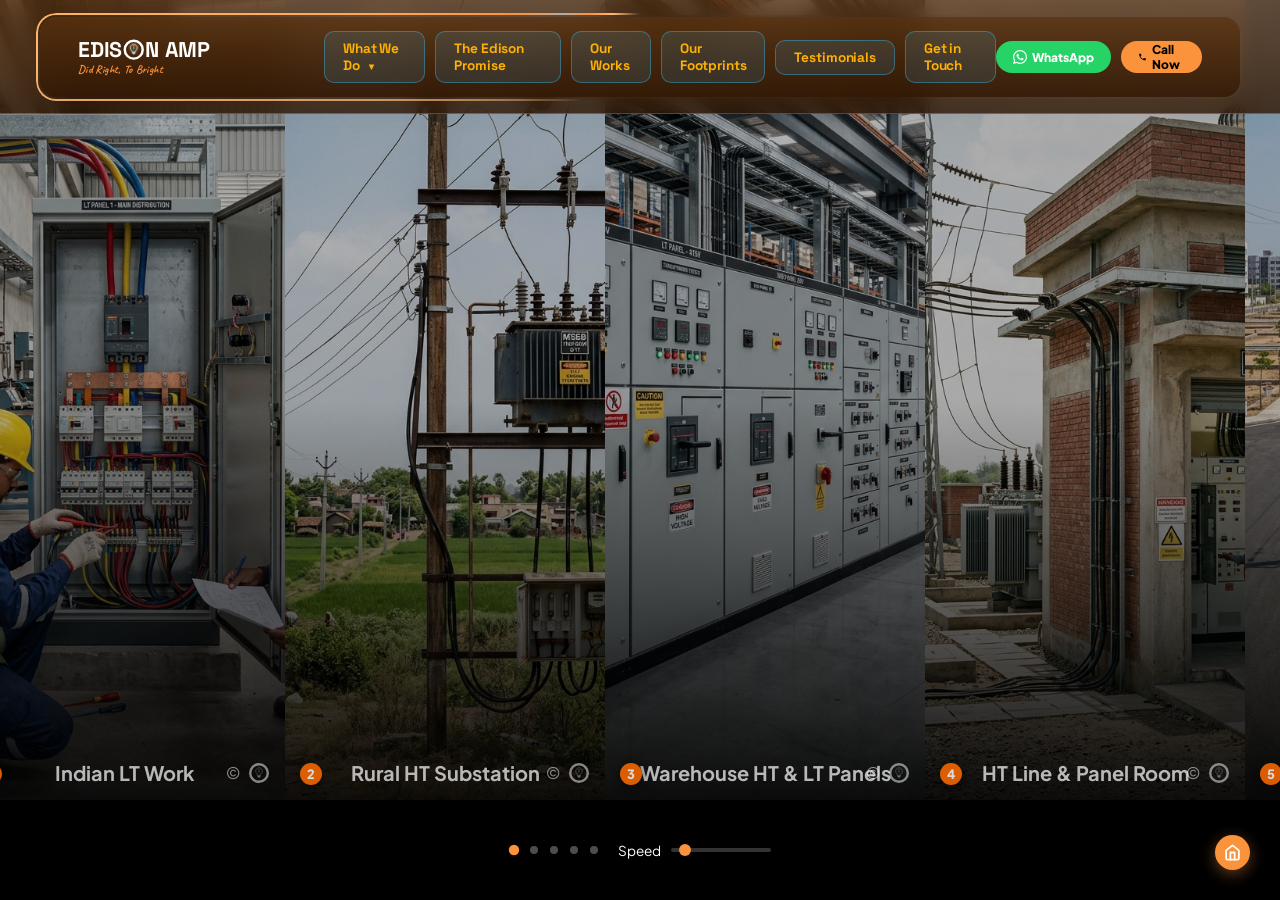
<file: electrical-work.html>
<!DOCTYPE html>
<html lang="en">
<head>
<meta charset="UTF-8"/>
<meta name="viewport" content="width=device-width, initial-scale=1.0"/>
<title>HT &amp; LT Electrical Works — EdisonAMP</title>
<meta name="description" content="Complex electrical engineering projects across Low Tension and High Tension distribution networks executed by EdisonAMP. Ensuring power transmission, safety, and grid stability."/>
<link href="https://fonts.googleapis.com/css2?family=Playfair+Display:wght@700;900&family=Plus+Jakarta+Sans:wght@400;500;600;700&family=Caveat:wght@500;700&family=Outfit:wght@600;700;800&display=swap" rel="stylesheet"/>
<link rel="stylesheet" href="index.css?v=3"/>
</head>
<body>

<!-- PAGE LOAD TRANSITION OVERLAY -->
<div class="page-loader" id="pageLoader">
  <div class="loader-logo-o">
    <svg viewBox="0 0 100 100" width="100%" height="100%">
      <defs>
        <filter id="loader-glow" x="-30%" y="-30%" width="160%" height="160%">
          <feGaussianBlur stdDeviation="5" result="blur" />
          <feComposite in="SourceGraphic" in2="blur" operator="over" />
        </filter>
        <filter id="loader-bulb-glow" x="-35%" y="-35%" width="170%" height="170%">
          <feGaussianBlur stdDeviation="7" result="b1" />
          <feGaussianBlur stdDeviation="3" result="b2" />
          <feMerge>
            <feMergeNode in="b1" />
            <feMergeNode in="b2" />
            <feMergeNode in="SourceGraphic" />
          </feMerge>
        </filter>
      </defs>
      <circle cx="50" cy="50" r="40" fill="none" stroke="#EDE4D5" stroke-width="11" />
      <g transform="translate(0, -3) scale(0.95)" style="transform-origin: 50px 48px">
        <path d="M34,44 C34,35.16 41.16,28 50,28 C58.84,28 66,35.16 66,44 C66,49.8 62.8,54.5 59.5,57.8 C58,59.3 57.2,61.6 57.2,63.8 L57.2,65.5 L42.8,65.5 L42.8,63.8 C42.8,61.6 42,59.3 40.5,57.8 C37.2,54.5 34,49.8 34,44 Z" fill="transparent" stroke="#EDE4D5" stroke-width="2.5" filter="url(#loader-bulb-glow)" />
        <path d="M44.5,66.5 L55.5,66.5 C56.3,66.5 57,67 57,67.8 L57,69.5 C57,70.3 56.3,71 55.5,71 L44.5,71 C43.7,71 43,70.3 43,69.5 L43,67.8 C43,67 43.7,66.5 44.5,66.5 Z" fill="#EDE4D5" />
        <path d="M47,72.5 L53,72.5 C53.5,72.5 54,72.9 54,73.4 L53.5,75 C53,76 47,76 46.5,75 L46,73.4 C46,72.9 46.5,72.5 47,72.5 Z" fill="#EDE4D5" opacity="0.9" />
        <circle cx="50" cy="36" r="4" fill="#FF6B00" filter="url(#loader-glow)" />
        <circle cx="50" cy="45" r="4" fill="#00E396" filter="url(#loader-glow)" />
        <circle cx="50" cy="54" r="4" fill="#0052FF" filter="url(#loader-glow)" />
      </g>
    </svg>
  </div>
</div>
<script>
  // Hide loader when page is shown or restored from back-forward cache (BFCache)
  window.addEventListener('pageshow', (event) => {
    const loader = document.getElementById('pageLoader');
    if (loader) {
      setTimeout(() => {
        loader.classList.add('fade-out');
      }, 400);
    }
  });

  // Intercept standard local page links to trigger loader immediately
  document.addEventListener('DOMContentLoaded', () => {
    document.querySelectorAll('a').forEach(link => {
      const href = link.getAttribute('href');
      // Skip loader when navigating back to homepage (index.html)
      if (href && href !== 'index.html' && !href.startsWith('index.html') && (href.endsWith('.html') || href.includes('.html#')) && !link.getAttribute('target') && !href.startsWith('#')) {
        link.addEventListener('click', (e) => {
          if (e.button === 1 || e.metaKey || e.ctrlKey || e.shiftKey) return;
          const loader = document.getElementById('pageLoader');
          if (loader) {
            loader.classList.remove('fade-out');
          }
        });
      }
    });
  });
</script>

<!-- SCROLL PROGRESS BAR -->
<div class="scroll-progress-bar" id="scrollProgress"></div>

<!-- BACKGROUND HEADER BAR -->
<div class="nav-bg-bar">
  <!-- Temporary beam lights disabled per request
  <div class="nav-light light-top-left"></div>
  <div class="nav-light light-top-right"></div>
  <div class="nav-light light-bottom-left"></div>
  <div class="nav-light light-bottom-right"></div>
  -->
</div>

<!-- NAV -->
<nav>
  <a class="nav-logo" href="index.html">
    <svg xmlns="http://www.w3.org/2000/svg" class="nav-logo-svg" viewBox="0 0 1500 350" width="100%" height="100%">
        <defs>
          <style>
            @import url('https://fonts.googleapis.com/css2?family=Comfortaa:wght@600;700&family=Fredoka:wght@600;700&family=Inter:wght@600;700&family=Montserrat:wght@600;700;800&family=Outfit:wght@600;700;800&family=Quicksand:wght@600;700&family=Space+Grotesk:wght@600;700&display=swap');
            .vector-base-container {
              background-color: transparent;
              width: 1500px;
              height: 350px;
              display: flex;
              flex-direction: column;
              align-items: flex-start;
              justify-content: center;
              text-align: left;
              box-sizing: border-box;
              font-family: 'Space Grotesk', system-ui, sans-serif;
            }
            .text-row-container {
              display: flex;
              align-items: center;
              justify-content: flex-start;
              text-transform: uppercase;
              font-size: 130px;
              letter-spacing: -0.01em;
              font-weight: 900;
              color: var(--logo-color, #0C3866);
              line-height: 1;
              white-space: nowrap;
            }
            .custom-o-graphic {
              width: 1.05em;
              height: 1.05em;
              margin-left: 0.04em;
              margin-right: 0.02em;
              display: inline-block;
            }
            .suffix-amp-row {
              margin-left: 0.25em;
              color: var(--logo-color, #0C3866);
            }
            .tagline-container-block {
              margin-top: 12px;
              font-family: "Caveat", cursive;
              font-size: 70px;
              letter-spacing: 0.02em;
              color: var(--logo-tagline-color, #0ea5e9);
              text-transform: none;
              font-weight: 800;
              line-height: 1.2;
              white-space: nowrap;
              max-width: 100%;
              text-align: left;
            }
          </style>
          <filter id="glow-fx" x="-30%" y="-30%" width="160%" height="160%">
            <feGaussianBlur stdDeviation="3.5" result="blur" />
            <feComposite in="SourceGraphic" in2="blur" operator="over" />
          </filter>
          <filter id="bulb-glow-fx" x="-35%" y="-35%" width="170%" height="170%">
            <feGaussianBlur stdDeviation="5" result="b1" />
            <feGaussianBlur stdDeviation="2" result="b2" />
            <feMerge>
              <feMergeNode in="b1" />
              <feMergeNode in="b2" />
              <feMergeNode in="SourceGraphic" />
            </feMerge>
          </filter>
        </defs>
        <rect width="1500" height="350" fill="transparent" />
        <foreignObject x="0" y="0" width="1500" height="350">
          <div xmlns="http://www.w3.org/1999/xhtml" class="vector-base-container">
            <div class="text-row-container">
              <span>EDIS</span>
              <div class="custom-o-graphic">
                <svg viewBox="0 0 100 100" width="100%" height="100%">
                  <circle cx="50" cy="50" r="40" fill="none" stroke="currentColor" stroke-width="11" />
                  <g transform="translate(0, -3) scale(0.95)" style="transform-origin: 50px 48px">
                    <path d="M34,44 C34,35.16 41.16,28 50,28 C58.84,28 66,35.16 66,44 C66,49.8 62.8,54.5 59.5,57.8 C58,59.3 57.2,61.6 57.2,63.8 L57.2,65.5 L42.8,65.5 L42.8,63.8 C42.8,61.6 42,59.3 40.5,57.8 C37.2,54.5 34,49.8 34,44 Z" fill="transparent" stroke="currentColor" stroke-width="2" filter="url(#bulb-glow-fx)" />
                    <path d="M44.5,66.5 L55.5,66.5 C56.3,66.5 57,67 57,67.8 L57,69.5 C57,70.3 56.3,71 55.5,71 L44.5,71 C43.7,71 43,70.3 43,69.5 L43,67.8 C43,67 43.7,66.5 44.5,66.5 Z" fill="currentColor" />
                    <path d="M47,72.5 L53,72.5 C53.5,72.5 54,72.9 54,73.4 L53.5,75 C53,76 47,76 46.5,75 L46,73.4 C46,72.9 46.5,72.5 47,72.5 Z" fill="currentColor" opacity="0.9" />
                    <circle cx="50" cy="36" r="3.5" fill="#FF6B00" filter="url(#glow-fx)" />
                    <circle cx="50" cy="45" r="3.5" fill="#00E396" filter="url(#glow-fx)" />
                    <circle cx="50" cy="54" r="3.5" fill="#0052FF" filter="url(#glow-fx)" />
                  </g>
                </svg>
              </div>
              <span>N</span>
              <span class="suffix-amp-row">AMP</span>
            </div>
            <div class="tagline-container-block">Did Right, To Bright</div>
          </div>
        </foreignObject>
      </svg>
  </a>
  <ul class="nav-links">
    <li class="dropdown">
      <a href="index.html#what-we-do" class="dropdown-toggle">What We Do <span class="nav-arrow">▼</span></a>
      <ul class="dropdown-menu">
        <li><a href="led-lighting.html">LED Lights and Poles</a></li>
        <li><a href="hvls-fans.html">HVLS (High Volume Low Speed) Fans</a></li>
        <li><a href="electrical-work.html">HT &amp; LT Electrical Works</a></li>
      </ul>
    </li>
    <li><a href="index.html#edison-promise">The Edison Promise</a></li>
    <li><a href="index.html#our-works">Our Works</a></li>
    <li><a href="index.html#our-footprints">Our Footprints</a></li>
    <li><a href="index.html#testimonials">Testimonials</a></li>
    <li><a href="index.html#get-in-touch">Get in Touch</a></li>
  </ul>
  <div class="nav-actions">
    <a class="nav-wa" href="https://wa.me/919686847008?text=Hello%20Edison%20Amp%20Technologies%2C%20I%20need%20your%20services!" target="_blank">
      <svg xmlns="http://www.w3.org/2000/svg" width="14" height="14" fill="currentColor" viewBox="0 0 24 24"><path d="M17.472 14.382c-.297-.149-1.758-.867-2.03-.967-.273-.099-.471-.148-.67.15-.197.297-.767.966-.94 1.164-.173.199-.347.223-.644.075-.297-.15-1.255-.463-2.39-1.475-.883-.788-1.48-1.761-1.653-2.059-.173-.297-.018-.458.13-.606.134-.133.298-.347.446-.52.149-.174.198-.298.298-.497.099-.198.05-.371-.025-.52-.075-.149-.669-1.612-.916-2.207-.242-.579-.487-.5-.669-.51-.173-.008-.371-.01-.57-.01-.198 0-.52.074-.792.372-.272.297-1.04 1.016-1.04 2.479 0 1.462 1.065 2.875 1.213 3.074.149.198 2.096 3.2 5.077 4.487.709.306 1.262.489 1.694.625.712.227 1.36.195 1.871.118.571-.085 1.758-.719 2.006-1.413.248-.694.248-1.289.173-1.413-.074-.124-.272-.198-.57-.347m-5.421 7.403h-.004a9.87 9.87 0 01-5.031-1.378l-.361-.214-3.741.982.998-3.648-.235-.374a9.86 9.86 0 01-1.51-5.26c.001-5.45 4.436-9.884 9.888-9.884 2.64 0 5.122 1.03 6.988 2.898a9.825 9.825 0 012.893 6.994c-.003 5.45-4.437 9.884-9.885 9.884m8.413-18.297A11.815 11.815 0 0012.05 0C5.495 0 .16 5.335.157 11.892c0 2.096.547 4.142 1.588 5.945L.057 24l6.305-1.654a11.882 11.882 0 005.683 1.448h.005c6.554 0 11.89-5.335 11.893-11.893a11.821 11.821 0 00-3.48-8.413z"/></svg>
      <span>WhatsApp</span>
    </a>
    <a class="nav-cta" href="tel:+919686847008">
      <svg xmlns="http://www.w3.org/2000/svg" width="14" height="14" fill="currentColor" viewBox="0 0 24 24"><path d="M6.62 10.79c1.44 2.83 3.76 5.14 6.59 6.59l2.2-2.2c.27-.27.67-.36 1.02-.24 1.12.37 2.33.57 3.57.57.55 0 1 .45 1 1V20c0 .55-.45 1-1 1-9.39 0-17-7.61-17-17 0-.55.45-1 1-1h3.5c.55 0 1 .45 1 1 0 1.25.2 2.45.57 3.57.11.35.03.74-.25 1.02l-2.2 2.2z"/></svg>
      <span>Call Now</span>
    </a>
  </div>
  <div class="hamburger" onclick="toggleMenu()">
    <span></span><span></span><span></span>
  </div>
</nav>

<!-- MOBILE MENU -->
<div class="mobile-menu" id="mobileMenu">
  <button class="mobile-close" onclick="toggleMenu()">✕</button>
  <a href="index.html#what-we-do" onclick="toggleMenu()">What We Do</a>
  <div class="mobile-sub-menu">
    <a href="led-lighting.html" onclick="toggleMenu()">LED Lights and Poles</a>
    <a href="hvls-fans.html" onclick="toggleMenu()">HVLS (High Volume Low Speed) Fans</a>
    <a href="electrical-work.html" onclick="toggleMenu()">HT &amp; LT Electrical Works</a>
  </div>
  <a href="index.html#edison-promise" onclick="toggleMenu()">The Edison Promise</a>
  <a href="index.html#our-works" onclick="toggleMenu()">Our Works</a>
  <a href="index.html#our-footprints" onclick="toggleMenu()">Our Footprints</a>
  <a href="index.html#testimonials" onclick="toggleMenu()">Testimonials</a>
  <a href="index.html#get-in-touch" onclick="toggleMenu()">Get in Touch</a>
  <a href="tel:+919686847008" style="color:var(--gold2);">📞 +91 96868 47008</a>
  <a href="https://wa.me/919686847008?text=Hello%20Edison%20Amp%20Technologies%2C%20I%20need%20your%20services!" target="_blank" style="color:#25D366; margin-top: 15px;">💬 WhatsApp</a>
</div>



<!-- MAIN CONTENT PLACEHOLDER -->
<section class="section services-bg" style="padding: 0; min-height: 100vh; display: flex; align-items: flex-start; justify-content: center; position: relative; overflow: hidden;">
  <div class="section-inner" style="width: 100%; max-width: 100%; padding: 0;">
    
    <!-- ELECTRICAL WORK SHOWCASE (MARQUEE) -->
    <div class="reveal pole-marquee-container" style="margin-top: 0; border-radius: 0;">
      <div class="pole-marquee-track">
        <!-- SET 1 (5 CARDS) -->
        <div class="pole-card">
          <img src="images/elec_lt_work.png" alt="Indian LT Panel Work" />
          <div class="pole-title">Indian LT Work</div>
        </div>
        <div class="pole-card">
          <img src="images/elec_ht_rural.png" alt="Rural HT Substation Work" />
          <div class="pole-title">Rural HT Substation</div>
        </div>
        <div class="pole-card">
          <img src="images/elec_warehouse_panels.png" alt="Warehouse HT & LT Switchgear Panels" />
          <div class="pole-title">Warehouse HT &amp; LT Panels</div>
        </div>
        <div class="pole-card">
          <img src="images/elec_ht_panel_room.png" alt="HT Line and Panel Room Work" />
          <div class="pole-title">HT Line &amp; Panel Room</div>
        </div>
        <div class="pole-card">
          <img src="images/elec_layout_work.png" alt="Layout Electrification Work" />
          <div class="pole-title">Layout Electrification</div>
        </div>

        <!-- SET 2 (5 CARDS) -->
        <div class="pole-card">
          <img src="images/elec_lt_work.png" alt="Indian LT Panel Work" />
          <div class="pole-title">Indian LT Work</div>
        </div>
        <div class="pole-card">
          <img src="images/elec_ht_rural.png" alt="Rural HT Substation Work" />
          <div class="pole-title">Rural HT Substation</div>
        </div>
        <div class="pole-card">
          <img src="images/elec_warehouse_panels.png" alt="Warehouse HT & LT Switchgear Panels" />
          <div class="pole-title">Warehouse HT &amp; LT Panels</div>
        </div>
        <div class="pole-card">
          <img src="images/elec_ht_panel_room.png" alt="HT Line and Panel Room Work" />
          <div class="pole-title">HT Line &amp; Panel Room</div>
        </div>
        <div class="pole-card">
          <img src="images/elec_layout_work.png" alt="Layout Electrification Work" />
          <div class="pole-title">Layout Electrification</div>
        </div>

        <!-- SET 3 (5 CARDS) -->
        <div class="pole-card">
          <img src="images/elec_lt_work.png" alt="Indian LT Panel Work" />
          <div class="pole-title">Indian LT Work</div>
        </div>
        <div class="pole-card">
          <img src="images/elec_ht_rural.png" alt="Rural HT Substation Work" />
          <div class="pole-title">Rural HT Substation</div>
        </div>
        <div class="pole-card">
          <img src="images/elec_warehouse_panels.png" alt="Warehouse HT & LT Switchgear Panels" />
          <div class="pole-title">Warehouse HT &amp; LT Panels</div>
        </div>
        <div class="pole-card">
          <img src="images/elec_ht_panel_room.png" alt="HT Line and Panel Room Work" />
          <div class="pole-title">HT Line &amp; Panel Room</div>
        </div>
        <div class="pole-card">
          <img src="images/elec_layout_work.png" alt="Layout Electrification Work" />
          <div class="pole-title">Layout Electrification</div>
        </div>

        <!-- SET 4 (5 CARDS) -->
        <div class="pole-card">
          <img src="images/elec_lt_work.png" alt="Indian LT Panel Work" />
          <div class="pole-title">Indian LT Work</div>
        </div>
        <div class="pole-card">
          <img src="images/elec_ht_rural.png" alt="Rural HT Substation Work" />
          <div class="pole-title">Rural HT Substation</div>
        </div>
        <div class="pole-card">
          <img src="images/elec_warehouse_panels.png" alt="Warehouse HT & LT Switchgear Panels" />
          <div class="pole-title">Warehouse HT &amp; LT Panels</div>
        </div>
        <div class="pole-card">
          <img src="images/elec_ht_panel_room.png" alt="HT Line and Panel Room Work" />
          <div class="pole-title">HT Line &amp; Panel Room</div>
        </div>
        <div class="pole-card">
          <img src="images/elec_layout_work.png" alt="Layout Electrification Work" />
          <div class="pole-title">Layout Electrification</div>
        </div>
      </div>
      
      <!-- CSS Animated Progress Dots & Controls -->
      <div class="marquee-progress-dots">
        <!-- Center Dots Grouped -->
        <div class="m-dots-container">
          <div class="m-dot" data-index="0"></div>
          <div class="m-dot" data-index="1"></div>
          <div class="m-dot" data-index="2"></div>
          <div class="m-dot" data-index="3"></div>
          <div class="m-dot" data-index="4"></div>
        </div>

        <!-- Speed Slider -->
        <div class="speed-control">
          <label for="speedSlider">Speed</label>
          <input type="range" id="speedSlider" min="0.25" max="8" step="0.25" value="1">
        </div>
      </div>
    </div>
  </div>
</section>


<!-- BACK TO TOP -->
<a id="backToTop" class="back-to-top" href="#" aria-label="Back to top">
  <svg class="progress-circle" viewBox="0 0 46 46" xmlns="http://www.w3.org/2000/svg">
    <circle class="progress-circle-bg" cx="23" cy="23" r="21" fill="none" stroke-width="2.5"/>
    <circle class="progress-circle-bar" cx="23" cy="23" r="21" fill="none" stroke-width="2.5" stroke-linecap="round"/>
  </svg>
  <svg class="arrow-icon" viewBox="0 0 24 24" xmlns="http://www.w3.org/2000/svg">
    <path d="M12 4l-8 8h5v8h6v-8h5z"/>
  </svg>
</a>

<!-- JS SCRIPTS -->
<script>
  // Mobile menu
  function toggleMenu(){
    document.getElementById('mobileMenu').classList.toggle('open');
    document.body.style.overflow = document.getElementById('mobileMenu').classList.contains('open') ? 'hidden' : '';
  }

  // Continuous JS Scroller with Clickable Dots
  (function() {
    const track = document.querySelector('.pole-marquee-track');
    const dots = document.querySelectorAll('.m-dot');
    const slider = document.getElementById('speedSlider');
    
    if (!track) return;

    // Dynamically inject index badges (1 to 5)
    const cards = track.querySelectorAll('.pole-card');
    cards.forEach((card, idx) => {
      const displayIdx = (idx % 5) + 1;
      const badge = document.createElement('span');
      badge.className = 'pole-badge';
      badge.textContent = displayIdx;
      card.appendChild(badge);
    });

    let isPaused = false;
    let speedMultiplier = 1.0;
    let animationId;

    // We manually scroll left every frame
    function scrollLoop() {
      if (!isPaused) {
        track.scrollLeft += 1.0 * speedMultiplier;
        
        // Infinite Loop logic: if we scrolled past the first half, reset back by one set (5 cards)
        if (track.scrollLeft >= track.scrollWidth / 2) {
          track.scrollLeft -= track.scrollWidth / 4;
        }
        
        updateActiveDot();
      }
      animationId = requestAnimationFrame(scrollLoop);
    }

    // Update active dot based on scroll position
    function updateActiveDot() {
      const cardWidth = track.scrollWidth / 20; // 20 total cards (4 sets of 5)
      let currentIndex = Math.floor(track.scrollLeft / cardWidth);
      currentIndex = currentIndex % 5;
      
      dots.forEach(d => d.classList.remove('active'));
      if(dots[currentIndex]) dots[currentIndex].classList.add('active');
    }

    // Start loop
    animationId = requestAnimationFrame(scrollLoop);

    // Pause only on hovering the images (track), not the dots
    track.addEventListener('mouseenter', () => isPaused = true);
    track.addEventListener('mouseleave', () => isPaused = false);

    // Dot click to skip
    dots.forEach(dot => {
      dot.addEventListener('click', (e) => {
        const index = parseInt(e.target.getAttribute('data-index'));
        const cardWidth = track.scrollWidth / 20;
        
        // Calculate target scroll position for that index
        let targetScroll = index * cardWidth;
        
        // If we are currently far into the sets, target the second set for smoother transition
        if (track.scrollLeft > (track.scrollWidth / 4) - cardWidth) {
          targetScroll = (index + 5) * cardWidth;
        }

        // Use native smooth scrolling
        track.scrollTo({ left: targetScroll, behavior: 'smooth' });
        
        // Briefly pause auto-scrolling to let the smooth scroll finish
        isPaused = true;
        setTimeout(() => {
          if(!track.matches(':hover')) {
             isPaused = false;
          }
        }, 1000);
      });
    });

    // Speed Slider
    if(slider) {
      slider.addEventListener('input', (e) => {
        speedMultiplier = parseFloat(e.target.value);
      });
    }
  })();

  // Scroll Progress functionality (Top progress bar)
  (function(){
    const scrollProgress = document.getElementById('scrollProgress');
    window.addEventListener('scroll', () => {
      const scrollTop = window.scrollY;
      const docHeight = document.documentElement.scrollHeight - window.innerHeight;
      const scrollPercent = docHeight > 0 ? scrollTop / docHeight : 0;
      if (scrollProgress) {
        scrollProgress.style.width = `${scrollPercent * 100}%`;
      }
    });
  })();

  // Back to Top functionality
  (function () {
    const btn = document.getElementById('backToTop');
    const bar = btn.querySelector('.progress-circle-bar');
    const circumference = 2 * Math.PI * 21;
    bar.style.strokeDasharray  = circumference;
    bar.style.strokeDashoffset = circumference;

    function updateProgress() {
      const scrollTop    = window.scrollY || document.documentElement.scrollTop;
      const docHeight    = document.documentElement.scrollHeight - document.documentElement.clientHeight;
      const progress     = docHeight > 0 ? scrollTop / docHeight : 0;
      const offset       = circumference * (1 - progress);
      bar.style.strokeDashoffset = offset;

      if (scrollTop > 300) {
        btn.classList.add('show');
      } else {
        btn.classList.remove('show');
      }
    }
    window.addEventListener('scroll', updateProgress, { passive: true });
    btn.addEventListener('click', function (e) {
      e.preventDefault();
      window.scrollTo({ top: 0, behavior: 'smooth' });
    });
    updateProgress();
  })();

  // Scroll Reveal Animations
  (function() {
    const initReveal = () => {
      const revealEls = document.querySelectorAll('.reveal');
      const checkVisibility = () => {
        const triggerBottom = window.innerHeight * 0.9;
        revealEls.forEach(el => {
          const rect = el.getBoundingClientRect();
          if (rect.top < triggerBottom) {
            el.classList.add('up');
          }
        });
      };
      if ('IntersectionObserver' in window) {
        const io = new IntersectionObserver(entries => {
          entries.forEach(e => {
            if (e.isIntersecting) {
              e.target.classList.add('up');
              io.unobserve(e.target);
            }
          });
        }, { threshold: 0.1 });
        revealEls.forEach(el => io.observe(el));
      } else {
        window.addEventListener('scroll', checkVisibility);
        checkVisibility();
      }
      setTimeout(checkVisibility, 50);
    };
    window.addEventListener('load', initReveal);
  })();

  // Sticky nav shadow
  window.addEventListener('scroll',()=>{
    const nav = document.querySelector('nav');
    const bgBar = document.querySelector('.nav-bg-bar');
    if(window.innerWidth > 640){
      if(window.scrollY > 20){
        if(bgBar) bgBar.style.height = '84px';
        nav.style.top = '8px';
        nav.style.left = '1.5%';
        nav.style.right = '1.5%';
        nav.style.height = '68px';
        nav.style.boxShadow = '0 10px 40px rgba(0,0,0,.4)';
      } else {
        if(bgBar) bgBar.style.height = '114px';
        nav.style.top = '15px';
        nav.style.left = '3%';
        nav.style.right = '3%';
        nav.style.height = '84px';
        nav.style.boxShadow = '0 10px 30px rgba(0,0,0,.25)';
      }
    }
  });
</script>

<!-- FLOATING HOME BUTTON -->
<a href="index.html" class="floating-home-btn" aria-label="Go to Home">
  <svg xmlns="http://www.w3.org/2000/svg" viewBox="0 0 24 24" fill="none" stroke="currentColor" stroke-width="2.5" stroke-linecap="round" stroke-linejoin="round">
    <path d="M3 9l9-7 9 7v11a2 2 0 0 1-2 2H5a2 2 0 0 1-2-2z"></path>
    <polyline points="9 22 9 12 15 12 15 22"></polyline>
  </svg>
</a>

</body>
</html>
</file>
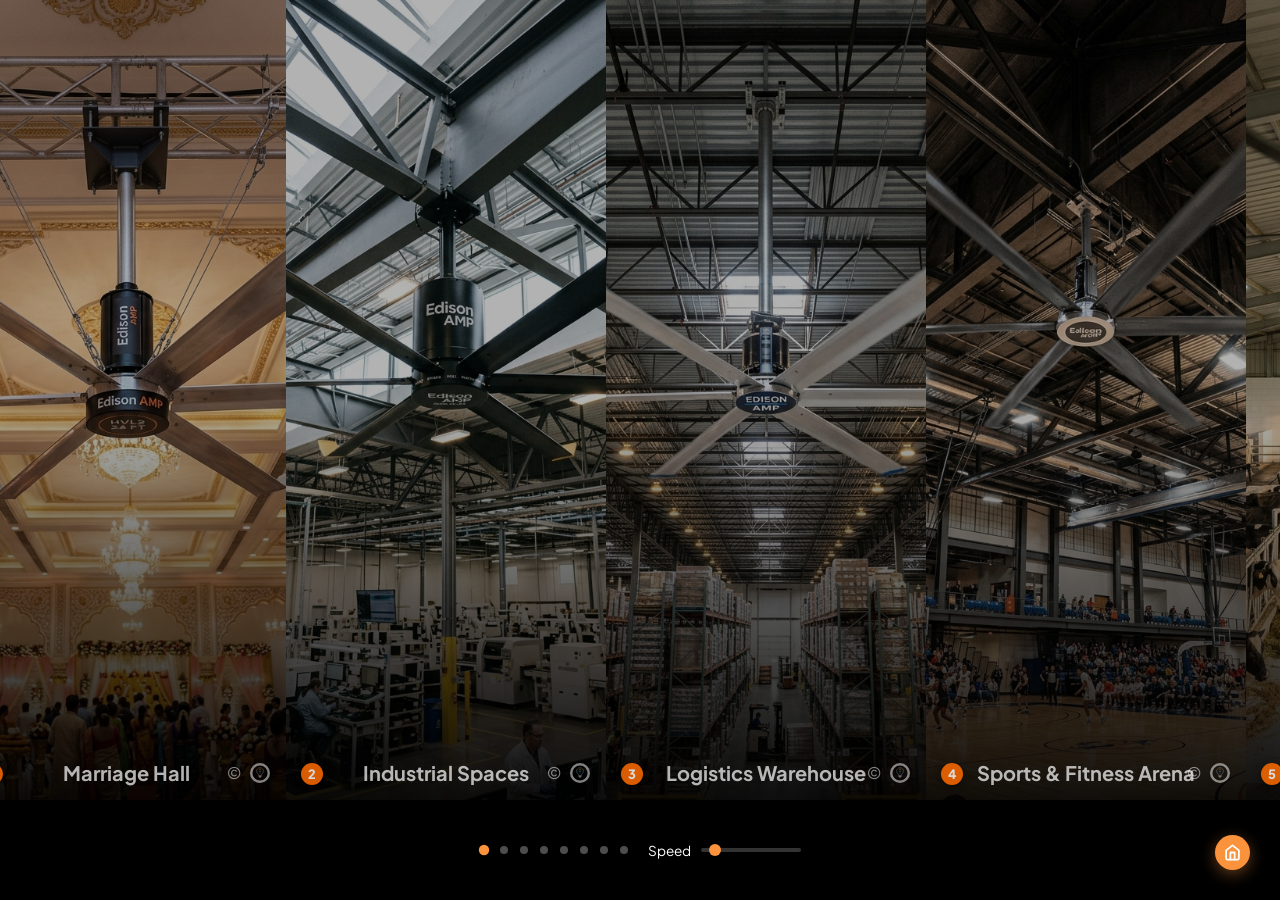
<file: hvls-fans.html>
<!DOCTYPE html>
<html lang="en">
<head>
<meta charset="UTF-8"/>
<meta name="viewport" content="width=device-width, initial-scale=1.0"/>
<title>High-Volume Low-Speed (HVLS) Fans — EdisonAMP</title>
<meta name="description" content="Proprietary energy-efficient and highly durable HVLS ceiling fans engineered by EdisonAMP. Built to deliver maximum airflow for industrial and commercial workspaces."/>
<link href="https://fonts.googleapis.com/css2?family=Plus+Jakarta+Sans:wght@400;500;600;700;800&family=Outfit:wght@600;700;800&display=swap" rel="stylesheet"/>
<link rel="stylesheet" href="index.css?v=3"/>
</head>
<body class="scroller-page" style="background: #000; overflow: hidden; margin: 0;">

<!-- PAGE LOAD TRANSITION OVERLAY -->
<div class="page-loader" id="pageLoader">
  <div class="loader-logo-o">
    <svg viewBox="0 0 100 100" width="100%" height="100%">
      <defs>
        <filter id="loader-glow" x="-30%" y="-30%" width="160%" height="160%">
          <feGaussianBlur stdDeviation="5" result="blur" />
          <feComposite in="SourceGraphic" in2="blur" operator="over" />
        </filter>
        <filter id="loader-bulb-glow" x="-35%" y="-35%" width="170%" height="170%">
          <feGaussianBlur stdDeviation="7" result="b1" />
          <feGaussianBlur stdDeviation="3" result="b2" />
          <feMerge>
            <feMergeNode in="b1" />
            <feMergeNode in="b2" />
            <feMergeNode in="SourceGraphic" />
          </feMerge>
        </filter>
      </defs>
      <circle cx="50" cy="50" r="40" fill="none" stroke="#EDE4D5" stroke-width="11" />
      <g transform="translate(0, -3) scale(0.95)" style="transform-origin: 50px 48px">
        <path d="M34,44 C34,35.16 41.16,28 50,28 C58.84,28 66,35.16 66,44 C66,49.8 62.8,54.5 59.5,57.8 C58,59.3 57.2,61.6 57.2,63.8 L57.2,65.5 L42.8,65.5 L42.8,63.8 C42.8,61.6 42,59.3 40.5,57.8 C37.2,54.5 34,49.8 34,44 Z" fill="transparent" stroke="#EDE4D5" stroke-width="2.5" filter="url(#loader-bulb-glow)" />
        <path d="M44.5,66.5 L55.5,66.5 C56.3,66.5 57,67 57,67.8 L57,69.5 C57,70.3 56.3,71 55.5,71 L44.5,71 C43.7,71 43,70.3 43,69.5 L43,67.8 C43,67 43.7,66.5 44.5,66.5 Z" fill="#EDE4D5" />
        <path d="M47,72.5 L53,72.5 C53.5,72.5 54,72.9 54,73.4 L53.5,75 C53,76 47,76 46.5,75 L46,73.4 C46,72.9 46.5,72.5 47,72.5 Z" fill="#EDE4D5" opacity="0.9" />
        <circle cx="50" cy="36" r="4" fill="#FF6B00" filter="url(#loader-glow)" />
        <circle cx="50" cy="45" r="4" fill="#00E396" filter="url(#loader-glow)" />
        <circle cx="50" cy="54" r="4" fill="#0052FF" filter="url(#loader-glow)" />
      </g>
    </svg>
  </div>
</div>
<script>
  // Hide loader when page is shown or restored from back-forward cache (BFCache)
  window.addEventListener('pageshow', (event) => {
    const loader = document.getElementById('pageLoader');
    if (loader) {
      setTimeout(() => {
        loader.classList.add('fade-out');
      }, 400);
    }
  });

  // Intercept standard local page links to trigger loader immediately
  document.addEventListener('DOMContentLoaded', () => {
    document.querySelectorAll('a').forEach(link => {
      const href = link.getAttribute('href');
      // Skip loader when navigating back to homepage (index.html)
      if (href && href !== 'index.html' && !href.startsWith('index.html') && (href.endsWith('.html') || href.includes('.html#')) && !link.getAttribute('target') && !href.startsWith('#')) {
        link.addEventListener('click', (e) => {
          if (e.button === 1 || e.metaKey || e.ctrlKey || e.shiftKey) return;
          const loader = document.getElementById('pageLoader');
          if (loader) {
            loader.classList.remove('fade-out');
          }
        });
      }
    });
  });
</script>

<!-- MAIN CONTENT PLACEHOLDER -->
<section class="section services-bg" style="padding: 0; min-height: 100vh; display: flex; align-items: flex-start; justify-content: center; background: #000; position: relative; overflow: hidden;">
  <div class="section-inner" style="width: 100%; max-width: 100%; padding: 0;">
    
    <!-- HVLS FANS SHOWCASE (MARQUEE) -->
    <div class="reveal pole-marquee-container" style="margin-top: 0; border-radius: 0;">
      <div class="pole-marquee-track">
        <!-- ORIGINAL SET (7 CARDS) -->
        <div class="pole-card">
          <img src="images/hvls_fan_marriage_hall.png" alt="Edison AMP HVLS Fan in Marriage Hall" />
          <div class="pole-title">Marriage Hall</div>
        </div>
        <div class="pole-card">
          <img src="images/hvls_fan_factory.png" alt="Edison AMP HVLS Fan in Industrial Spaces" />
          <div class="pole-title">Industrial Spaces</div>
        </div>
        <div class="pole-card">
          <img src="images/hvls_fan_warehouse.png" alt="Edison AMP HVLS Fan in Logistics Warehouse" />
          <div class="pole-title">Logistics Warehouse</div>
        </div>
        <div class="pole-card">
          <img src="images/hvls_fan_arena.png" alt="Edison AMP HVLS Fan in Indoor Sports Arena" />
          <div class="pole-title">Sports &amp; Fitness Arena</div>
        </div>
        <div class="pole-card">
          <img src="images/hvls_fan_dairy.png" alt="Edison AMP 5-Blade Straight HVLS Fan in Dairy Farm" />
          <div class="pole-title">Modern Dairy Farm</div>
        </div>
        <div class="pole-card">
          <img src="images/hvls_fan_temple_hall.png" alt="Edison AMP 5-Blade Straight HVLS Fan in Devotee Dining Area" />
          <div class="pole-title">Devotee Dining Area</div>
        </div>
        <div class="pole-card">
          <img src="images/hvls_fan_pole.png" alt="Edison AMP Pole-Mounted Outdoor HVLS Fan" />
          <div class="pole-title">Pole-Mounted HVLS Fan</div>
        </div>
        <div class="pole-card">
          <img src="images/hvls_fan_garden.png" alt="Edison AMP Pole-Mounted HVLS Fan in Garden" />
          <div class="pole-title">Garden &amp; Outdoor</div>
        </div>

        <!-- DUPLICATED SET (FOR SEAMLESS LOOPING) -->
        <div class="pole-card">
          <img src="images/hvls_fan_marriage_hall.png" alt="Edison AMP HVLS Fan in Marriage Hall" />
          <div class="pole-title">Marriage Hall</div>
        </div>
        <div class="pole-card">
          <img src="images/hvls_fan_factory.png" alt="Edison AMP HVLS Fan in Industrial Spaces" />
          <div class="pole-title">Industrial Spaces</div>
        </div>
        <div class="pole-card">
          <img src="images/hvls_fan_warehouse.png" alt="Edison AMP HVLS Fan in Logistics Warehouse" />
          <div class="pole-title">Logistics Warehouse</div>
        </div>
        <div class="pole-card">
          <img src="images/hvls_fan_arena.png" alt="Edison AMP HVLS Fan in Indoor Sports Arena" />
          <div class="pole-title">Sports &amp; Fitness Arena</div>
        </div>
        <div class="pole-card">
          <img src="images/hvls_fan_dairy.png" alt="Edison AMP 5-Blade Straight HVLS Fan in Dairy Farm" />
          <div class="pole-title">Modern Dairy Farm</div>
        </div>
        <div class="pole-card">
          <img src="images/hvls_fan_temple_hall.png" alt="Edison AMP 5-Blade Straight HVLS Fan in Devotee Dining Area" />
          <div class="pole-title">Devotee Dining Area</div>
        </div>
        <div class="pole-card">
          <img src="images/hvls_fan_pole.png" alt="Edison AMP Pole-Mounted Outdoor HVLS Fan" />
          <div class="pole-title">Pole-Mounted HVLS Fan</div>
        </div>
        <div class="pole-card">
          <img src="images/hvls_fan_garden.png" alt="Edison AMP Pole-Mounted HVLS Fan in Garden" />
          <div class="pole-title">Garden &amp; Outdoor</div>
        </div>
      </div>
      
      <!-- CSS Animated Progress Dots & Controls -->
      <div class="marquee-progress-dots">
        <!-- Center Dots Grouped -->
        <div class="m-dots-container">
          <div class="m-dot" data-index="0"></div>
          <div class="m-dot" data-index="1"></div>
          <div class="m-dot" data-index="2"></div>
          <div class="m-dot" data-index="3"></div>
          <div class="m-dot" data-index="4"></div>
          <div class="m-dot" data-index="5"></div>
          <div class="m-dot" data-index="6"></div>
          <div class="m-dot" data-index="7"></div>
        </div>

        <!-- Speed Slider -->
        <div class="speed-control">
          <label for="speedSlider">Speed</label>
          <input type="range" id="speedSlider" min="0.25" max="8" step="0.25" value="1">
        </div>
      </div>
    </div>
  </div>
</section>

<!-- FLOATING HOME BUTTON -->
<a href="index.html" class="floating-home-btn" aria-label="Go to Home">
  <svg xmlns="http://www.w3.org/2000/svg" viewBox="0 0 24 24" fill="none" stroke="currentColor" stroke-width="2.5" stroke-linecap="round" stroke-linejoin="round">
    <path d="M3 9l9-7 9 7v11a2 2 0 0 1-2 2H5a2 2 0 0 1-2-2z"></path>
    <polyline points="9 22 9 12 15 12 15 22"></polyline>
  </svg>
</a>

<!-- JS SCRIPTS -->
<script>
  // Continuous JS Scroller with Clickable Dots
  (function() {
    const track = document.querySelector('.pole-marquee-track');
    const dots = document.querySelectorAll('.m-dot');
    const slider = document.getElementById('speedSlider');
    
    if (!track) return;

    // Dynamically inject index badges (1 to 8)
    const cards = track.querySelectorAll('.pole-card');
    cards.forEach((card, idx) => {
      const displayIdx = (idx % 8) + 1;
      const badge = document.createElement('span');
      badge.className = 'pole-badge';
      badge.textContent = displayIdx;
      card.appendChild(badge);
    });

    let isPaused = false;
    let speedMultiplier = 1.0;
    let animationId;

    // We manually scroll left every frame
    function scrollLoop() {
      if (!isPaused) {
        track.scrollLeft += 1.0 * speedMultiplier;
        
        // Infinite Loop logic: if we scrolled past the original set, reset to 0 smoothly
        if (track.scrollLeft >= track.scrollWidth / 2) {
          track.scrollLeft -= track.scrollWidth / 2;
        }
        
        updateActiveDot();
      }
      animationId = requestAnimationFrame(scrollLoop);
    }

    // Update active dot based on scroll position
    function updateActiveDot() {
      const cardWidth = track.scrollWidth / 16; // 16 total cards (8 original + 8 duplicate)
      let currentIndex = Math.floor(track.scrollLeft / cardWidth);
      if (currentIndex >= 8) currentIndex -= 8;
      
      dots.forEach(d => d.classList.remove('active'));
      if(dots[currentIndex]) dots[currentIndex].classList.add('active');
    }

    // Start loop
    animationId = requestAnimationFrame(scrollLoop);

    // Pause only on hovering the images (track), not the dots
    track.addEventListener('mouseenter', () => isPaused = true);
    track.addEventListener('mouseleave', () => isPaused = false);

    // Dot click to skip
    dots.forEach(dot => {
      dot.addEventListener('click', (e) => {
        const index = parseInt(e.target.getAttribute('data-index'));
        const cardWidth = track.scrollWidth / 14;
        
        // Calculate target scroll position for that index
        let targetScroll = index * cardWidth;
        
        // If we are currently far into the duplicated set, jump to the duplicate index for smoother skip
        if (track.scrollLeft > (track.scrollWidth / 2) - cardWidth) {
          targetScroll = (index + 7) * cardWidth;
        }

        // Use native smooth scrolling
        track.scrollTo({ left: targetScroll, behavior: 'smooth' });
        
        // Briefly pause auto-scrolling to let the smooth scroll finish
        isPaused = true;
        setTimeout(() => {
          if(!track.matches(':hover')) {
             isPaused = false;
          }
        }, 1000);
      });
    });

    // Speed Slider
    if(slider) {
      slider.addEventListener('input', (e) => {
        speedMultiplier = parseFloat(e.target.value);
      });
    }
  })();

  // Scroll Reveal Animations
  (function() {
    const initReveal = () => {
      const revealEls = document.querySelectorAll('.reveal');
      const checkVisibility = () => {
        const triggerBottom = window.innerHeight * 0.9;
        revealEls.forEach(el => {
          const rect = el.getBoundingClientRect();
          if (rect.top < triggerBottom) {
            el.classList.add('up');
          }
        });
      };
      if ('IntersectionObserver' in window) {
        const io = new IntersectionObserver(entries => {
          entries.forEach(e => {
            if (e.isIntersecting) {
              e.target.classList.add('up');
              io.unobserve(e.target);
            }
          });
        }, { threshold: 0.1 });
        revealEls.forEach(el => io.observe(el));
      } else {
        window.addEventListener('scroll', checkVisibility);
        checkVisibility();
      }
      setTimeout(checkVisibility, 50);
    };
    window.addEventListener('load', initReveal);
  })();
</script>

</body>
</html>
</file>
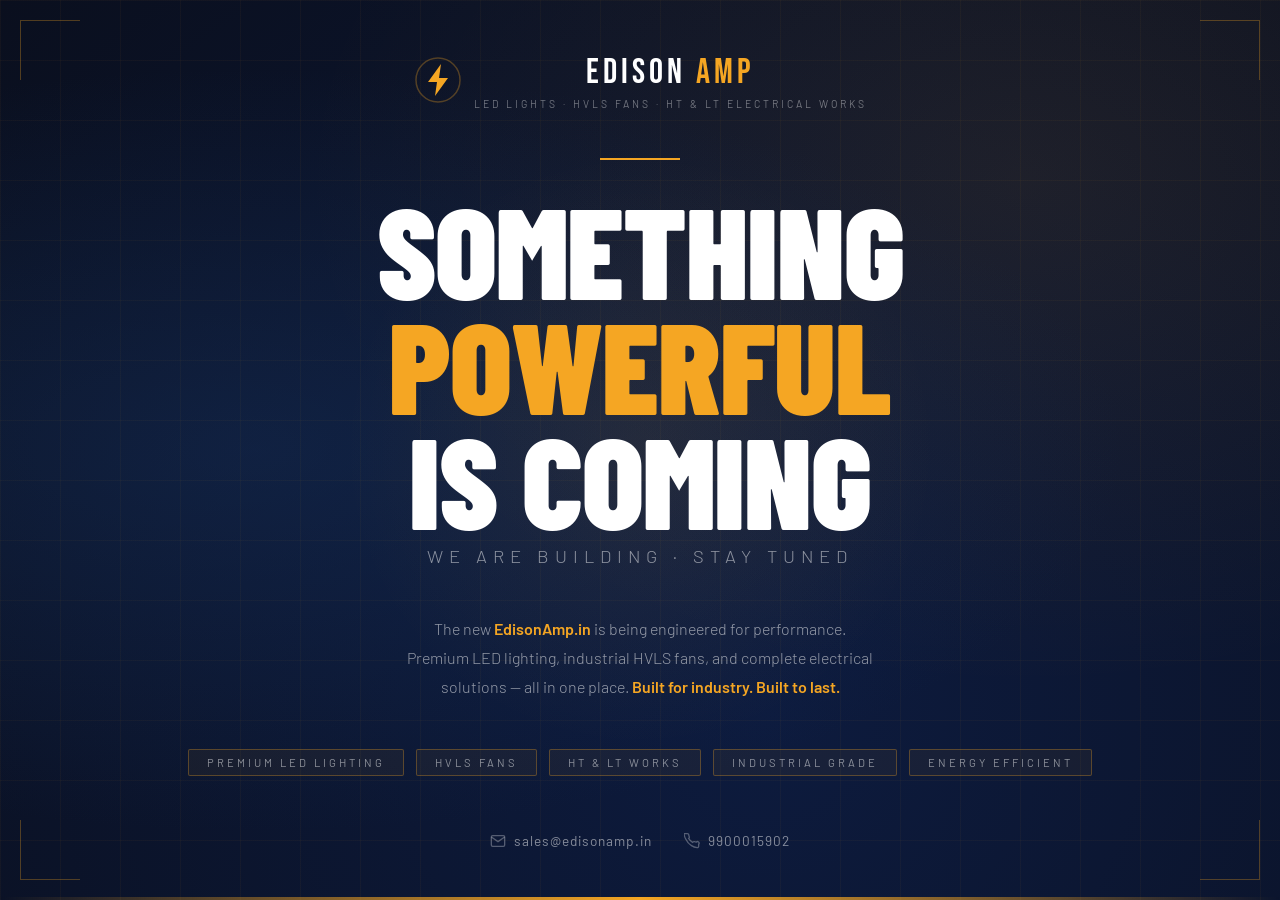
<file: index(7).html>
<!DOCTYPE html>
<html lang="en">
<head>
<meta charset="UTF-8">
<meta name="viewport" content="width=device-width, initial-scale=1.0">
<title>Edison Amp – Coming Soon</title>
<link href="https://fonts.googleapis.com/css2?family=Bebas+Neue&family=Barlow:wght@300;400;600&family=Barlow+Condensed:wght@700;900&display=swap" rel="stylesheet">
<style>
  *, *::before, *::after { margin: 0; padding: 0; box-sizing: border-box; }

  :root {
    --gold: #F5A623;
    --deep-navy: #0A0F1E;
    --navy: #0D1B3E;
    --blue: #1A3A6B;
    --white: #FFFFFF;
    --light: #E8EDF5;
  }

  html, body {
    height: 100%;
    overflow: hidden;
    background: var(--deep-navy);
    color: var(--white);
    font-family: 'Barlow', sans-serif;
  }

  /* Animated background */
  .bg {
    position: fixed;
    inset: 0;
    z-index: 0;
    background: radial-gradient(ellipse at 20% 50%, #1a3a6b55 0%, transparent 60%),
                radial-gradient(ellipse at 80% 20%, #f5a62315 0%, transparent 50%),
                radial-gradient(ellipse at 60% 80%, #0d1b3e 0%, #0a0f1e 100%);
  }

  /* Grid lines */
  .grid {
    position: fixed;
    inset: 0;
    z-index: 0;
    background-image:
      linear-gradient(rgba(245,166,35,0.04) 1px, transparent 1px),
      linear-gradient(90deg, rgba(245,166,35,0.04) 1px, transparent 1px);
    background-size: 60px 60px;
    animation: gridMove 20s linear infinite;
  }

  @keyframes gridMove {
    0% { transform: perspective(500px) rotateX(10deg) translateY(0); }
    100% { transform: perspective(500px) rotateX(10deg) translateY(60px); }
  }

  /* Glowing orb */
  .orb {
    position: fixed;
    width: 600px;
    height: 600px;
    border-radius: 50%;
    background: radial-gradient(circle, rgba(245,166,35,0.08) 0%, transparent 70%);
    top: 50%;
    left: 50%;
    transform: translate(-50%, -50%);
    animation: pulse 4s ease-in-out infinite;
    z-index: 0;
  }

  @keyframes pulse {
    0%, 100% { transform: translate(-50%, -50%) scale(1); opacity: 0.6; }
    50% { transform: translate(-50%, -50%) scale(1.2); opacity: 1; }
  }

  /* Floating particles */
  .particles {
    position: fixed;
    inset: 0;
    z-index: 0;
    overflow: hidden;
  }

  .particle {
    position: absolute;
    width: 2px;
    height: 2px;
    background: var(--gold);
    border-radius: 50%;
    animation: float linear infinite;
    opacity: 0;
  }

  @keyframes float {
    0% { transform: translateY(100vh) translateX(0); opacity: 0; }
    10% { opacity: 0.8; }
    90% { opacity: 0.3; }
    100% { transform: translateY(-10vh) translateX(30px); opacity: 0; }
  }

  /* Main content */
  .page {
    position: relative;
    z-index: 10;
    height: 100vh;
    display: flex;
    flex-direction: column;
    align-items: center;
    justify-content: center;
    padding: 2rem;
    text-align: center;
  }

  /* Logo */
  .logo {
    display: flex;
    align-items: center;
    gap: 12px;
    margin-bottom: 3rem;
    animation: fadeDown 0.8s ease both;
  }

  .logo-icon {
    width: 48px;
    height: 48px;
    position: relative;
  }

  .logo-text {
    font-family: 'Bebas Neue', sans-serif;
    font-size: 2.2rem;
    letter-spacing: 4px;
    color: var(--white);
  }

  .logo-text span {
    color: var(--gold);
  }

  .logo-sub {
    font-family: 'Barlow', sans-serif;
    font-size: 0.65rem;
    letter-spacing: 3px;
    color: rgba(255,255,255,0.4);
    text-transform: uppercase;
    margin-top: 4px;
  }

  /* Divider line */
  .line {
    width: 80px;
    height: 2px;
    background: var(--gold);
    margin: 0 auto 2rem;
    animation: expandLine 1s ease 0.5s both;
  }

  @keyframes expandLine {
    from { width: 0; opacity: 0; }
    to { width: 80px; opacity: 1; }
  }

  /* Main headline */
  .headline {
    font-family: 'Barlow Condensed', sans-serif;
    font-size: clamp(3.5rem, 10vw, 8rem);
    font-weight: 900;
    line-height: 0.9;
    letter-spacing: -1px;
    text-transform: uppercase;
    animation: fadeUp 0.9s ease 0.3s both;
    margin-bottom: 0.5rem;
  }

  .headline .white { color: var(--white); }
  .headline .gold { color: var(--gold); display: block; }

  /* Subheadline */
  .sub {
    font-family: 'Barlow', sans-serif;
    font-size: clamp(0.9rem, 2vw, 1.15rem);
    font-weight: 300;
    letter-spacing: 6px;
    text-transform: uppercase;
    color: rgba(255,255,255,0.5);
    margin-bottom: 3rem;
    animation: fadeUp 0.9s ease 0.5s both;
  }

  /* Description */
  .desc {
    max-width: 500px;
    font-size: 1rem;
    line-height: 1.8;
    color: rgba(255,255,255,0.55);
    font-weight: 300;
    margin-bottom: 3rem;
    animation: fadeUp 0.9s ease 0.7s both;
  }

  .desc strong {
    color: var(--gold);
    font-weight: 600;
  }

  /* Tag chips */
  .tags {
    display: flex;
    gap: 12px;
    flex-wrap: wrap;
    justify-content: center;
    margin-bottom: 3.5rem;
    animation: fadeUp 0.9s ease 0.9s both;
  }

  .tag {
    padding: 6px 18px;
    border: 1px solid rgba(245,166,35,0.3);
    border-radius: 2px;
    font-size: 0.7rem;
    letter-spacing: 3px;
    text-transform: uppercase;
    color: rgba(255,255,255,0.5);
    background: rgba(245,166,35,0.05);
    transition: all 0.3s;
  }

  .tag:hover {
    border-color: var(--gold);
    color: var(--gold);
    background: rgba(245,166,35,0.1);
  }

  /* Contact */
  .contact {
    display: flex;
    gap: 2rem;
    align-items: center;
    animation: fadeUp 0.9s ease 1.1s both;
  }

  .contact-item {
    display: flex;
    align-items: center;
    gap: 8px;
    font-size: 0.85rem;
    color: rgba(255,255,255,0.5);
    letter-spacing: 1px;
    transition: color 0.3s;
  }

  .contact-item:hover { color: var(--gold); }

  .contact-item svg {
    width: 16px;
    height: 16px;
    opacity: 0.6;
  }

  /* Bottom bar */
  .bottom-bar {
    position: fixed;
    bottom: 0;
    left: 0;
    right: 0;
    height: 3px;
    background: linear-gradient(90deg, transparent, var(--gold), transparent);
    animation: scanLine 3s ease-in-out infinite;
    z-index: 10;
  }

  @keyframes scanLine {
    0% { transform: scaleX(0); transform-origin: left; }
    50% { transform: scaleX(1); transform-origin: left; }
    51% { transform: scaleX(1); transform-origin: right; }
    100% { transform: scaleX(0); transform-origin: right; }
  }

  /* Animations */
  @keyframes fadeDown {
    from { opacity: 0; transform: translateY(-30px); }
    to { opacity: 1; transform: translateY(0); }
  }

  @keyframes fadeUp {
    from { opacity: 0; transform: translateY(30px); }
    to { opacity: 1; transform: translateY(0); }
  }

  /* Bolt icon */
  .bolt {
    display: inline-block;
    width: 48px;
    height: 48px;
    animation: fadeDown 0.8s ease both;
  }

  /* Corner decorations */
  .corner {
    position: fixed;
    width: 60px;
    height: 60px;
    z-index: 5;
    opacity: 0.3;
  }
  .corner.tl { top: 20px; left: 20px; border-top: 1px solid var(--gold); border-left: 1px solid var(--gold); }
  .corner.tr { top: 20px; right: 20px; border-top: 1px solid var(--gold); border-right: 1px solid var(--gold); }
  .corner.bl { bottom: 20px; left: 20px; border-bottom: 1px solid var(--gold); border-left: 1px solid var(--gold); }
  .corner.br { bottom: 20px; right: 20px; border-bottom: 1px solid var(--gold); border-right: 1px solid var(--gold); }
</style>
</head>
<body>

<div class="bg"></div>
<div class="grid"></div>
<div class="orb"></div>

<!-- Particles -->
<div class="particles" id="particles"></div>

<!-- Corner decorations -->
<div class="corner tl"></div>
<div class="corner tr"></div>
<div class="corner bl"></div>
<div class="corner br"></div>

<!-- Main page -->
<div class="page">

  <!-- Logo -->
  <div class="logo">
    <svg class="bolt" viewBox="0 0 48 48" fill="none" xmlns="http://www.w3.org/2000/svg">
      <circle cx="24" cy="24" r="22" stroke="#F5A623" stroke-width="1.5" opacity="0.3"/>
      <path d="M27 8L14 26H23L21 40L34 22H25L27 8Z" fill="#F5A623"/>
    </svg>
    <div>
      <div class="logo-text">EDISON <span>AMP</span></div>
      <div class="logo-sub">LED Lights · HVLS Fans · HT & LT Electrical Works</div>
    </div>
  </div>

  <div class="line"></div>

  <!-- Headline -->
  <h1 class="headline">
    <span class="white">Something</span>
    <span class="gold">Powerful</span>
    <span class="white">is Coming</span>
  </h1>

  <p class="sub">We are building · Stay tuned</p>

  <!-- Description -->
  <p class="desc">
    The new <strong>EdisonAmp.in</strong> is being engineered for performance.<br>
    Premium LED lighting, industrial HVLS fans, and complete electrical solutions — 
    all in one place. <strong>Built for industry. Built to last.</strong>
  </p>

  <!-- Tags -->
  <div class="tags">
    <div class="tag">Premium LED Lighting</div>
    <div class="tag">HVLS Fans</div>
    <div class="tag">HT & LT Works</div>
    <div class="tag">Industrial Grade</div>
    <div class="tag">Energy Efficient</div>
  </div>

  <!-- Contact -->
  <div class="contact">
    <div class="contact-item">
      <svg viewBox="0 0 24 24" fill="none" stroke="currentColor" stroke-width="2">
        <path d="M4 4h16c1.1 0 2 .9 2 2v12c0 1.1-.9 2-2 2H4c-1.1 0-2-.9-2-2V6c0-1.1.9-2 2-2z"/>
        <polyline points="22,6 12,13 2,6"/>
      </svg>
      sales@edisonamp.in
    </div>
    <div class="contact-item">
      <svg viewBox="0 0 24 24" fill="none" stroke="currentColor" stroke-width="2">
        <path d="M22 16.92v3a2 2 0 01-2.18 2 19.79 19.79 0 01-8.63-3.07A19.5 19.5 0 013.07 9.81a19.79 19.79 0 01-3.07-8.67A2 2 0 012.18 1h3a2 2 0 012 1.72c.127.96.361 1.903.7 2.81a2 2 0 01-.45 2.11L6.91 8.09a16 16 0 006 6l.56-.56a2 2 0 012.11-.45c.907.339 1.85.573 2.81.7A2 2 0 0122 16.92z"/>
      </svg>
      9900015902
    </div>
  </div>

</div>

<div class="bottom-bar"></div>

<script>
  // Generate floating particles
  const container = document.getElementById('particles');
  for (let i = 0; i < 30; i++) {
    const p = document.createElement('div');
    p.className = 'particle';
    p.style.left = Math.random() * 100 + 'vw';
    p.style.animationDuration = (8 + Math.random() * 12) + 's';
    p.style.animationDelay = (Math.random() * 10) + 's';
    p.style.width = p.style.height = (1 + Math.random() * 3) + 'px';
    container.appendChild(p);
  }
</script>

</body>
</html>
</file>
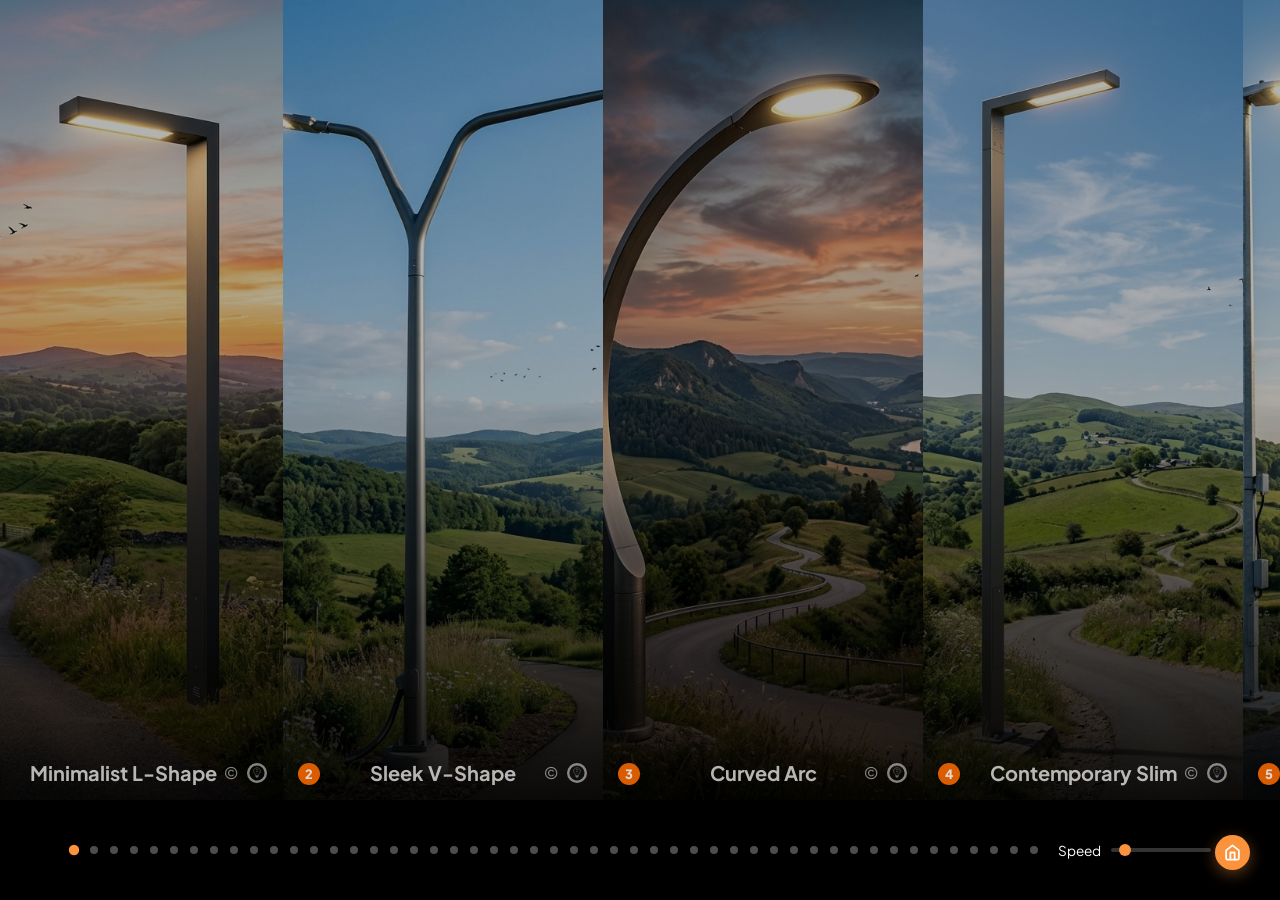
<file: led-lighting.html>
<!DOCTYPE html>
<html lang="en">
<head>
<meta charset="UTF-8"/>
<meta name="viewport" content="width=device-width, initial-scale=1.0"/>
<title>Sustainable LED Lighting &amp; Industrial Poles — EdisonAMP</title>
<meta name="description" content="Premium, energy-efficient LED lighting ecosystems and heavy-duty industrial poles engineered by EdisonAMP. Built to minimize energy and power smart cities."/>
<link href="https://fonts.googleapis.com/css2?family=Playfair+Display:wght@700;900&family=Plus+Jakarta+Sans:wght@400;500;600;700&family=Caveat:wght@500;700&family=Outfit:wght@600;700;800&display=swap" rel="stylesheet"/>
<link rel="stylesheet" href="index.css?v=3"/>
</head>
<body class="scroller-page">

<!-- PAGE LOAD TRANSITION OVERLAY -->
<div class="page-loader" id="pageLoader">
  <div class="loader-logo-o">
    <svg viewBox="0 0 100 100" width="100%" height="100%">
      <defs>
        <filter id="loader-glow" x="-30%" y="-30%" width="160%" height="160%">
          <feGaussianBlur stdDeviation="5" result="blur" />
          <feComposite in="SourceGraphic" in2="blur" operator="over" />
        </filter>
        <filter id="loader-bulb-glow" x="-35%" y="-35%" width="170%" height="170%">
          <feGaussianBlur stdDeviation="7" result="b1" />
          <feGaussianBlur stdDeviation="3" result="b2" />
          <feMerge>
            <feMergeNode in="b1" />
            <feMergeNode in="b2" />
            <feMergeNode in="SourceGraphic" />
          </feMerge>
        </filter>
      </defs>
      <circle cx="50" cy="50" r="40" fill="none" stroke="#EDE4D5" stroke-width="11" />
      <g transform="translate(0, -3) scale(0.95)" style="transform-origin: 50px 48px">
        <path d="M34,44 C34,35.16 41.16,28 50,28 C58.84,28 66,35.16 66,44 C66,49.8 62.8,54.5 59.5,57.8 C58,59.3 57.2,61.6 57.2,63.8 L57.2,65.5 L42.8,65.5 L42.8,63.8 C42.8,61.6 42,59.3 40.5,57.8 C37.2,54.5 34,49.8 34,44 Z" fill="transparent" stroke="#EDE4D5" stroke-width="2.5" filter="url(#loader-bulb-glow)" />
        <path d="M44.5,66.5 L55.5,66.5 C56.3,66.5 57,67 57,67.8 L57,69.5 C57,70.3 56.3,71 55.5,71 L44.5,71 C43.7,71 43,70.3 43,69.5 L43,67.8 C43,67 43.7,66.5 44.5,66.5 Z" fill="#EDE4D5" />
        <path d="M47,72.5 L53,72.5 C53.5,72.5 54,72.9 54,73.4 L53.5,75 C53,76 47,76 46.5,75 L46,73.4 C46,72.9 46.5,72.5 47,72.5 Z" fill="#EDE4D5" opacity="0.9" />
        <circle cx="50" cy="36" r="4" fill="#FF6B00" filter="url(#loader-glow)" />
        <circle cx="50" cy="45" r="4" fill="#00E396" filter="url(#loader-glow)" />
        <circle cx="50" cy="54" r="4" fill="#0052FF" filter="url(#loader-glow)" />
      </g>
    </svg>
  </div>
</div>
<script>
  // Hide loader when page is shown or restored from back-forward cache (BFCache)
  window.addEventListener('pageshow', (event) => {
    const loader = document.getElementById('pageLoader');
    if (loader) {
      setTimeout(() => {
        loader.classList.add('fade-out');
      }, 400);
    }
  });

  // Intercept standard local page links to trigger loader immediately
  document.addEventListener('DOMContentLoaded', () => {
    document.querySelectorAll('a').forEach(link => {
      const href = link.getAttribute('href');
      // Skip loader when navigating back to homepage (index.html)
      if (href && href !== 'index.html' && !href.startsWith('index.html') && (href.endsWith('.html') || href.includes('.html#')) && !link.getAttribute('target') && !href.startsWith('#')) {
        link.addEventListener('click', (e) => {
          if (e.button === 1 || e.metaKey || e.ctrlKey || e.shiftKey) return;
          const loader = document.getElementById('pageLoader');
          if (loader) {
            loader.classList.remove('fade-out');
          }
        });
      }
    });
  });
</script>

<!-- MOVIE MODE FULL SCREEN GALLERY -->

<!-- MAIN CONTENT PLACEHOLDER -->
<section class="section services-bg" style="padding: 0; min-height: 100vh; display: flex; align-items: flex-start; justify-content: center; position: relative; overflow: hidden;">
  <div class="section-inner" style="width: 100%; max-width: 100%;">
    
    <!-- 3D POLES SHOWCASE (MARQUEE) -->
    <div class="reveal pole-marquee-container" style="margin-top: 0; border-radius: 0;">
      <div class="pole-marquee-track">
        <!-- GROUP 1: STREET & DECORATIVE POLES -->
        <div class="pole-card">
          <img src="images/dec_pole_1.png" alt="Minimalist L-Shape Pole" style="object-position: 80% center;" />
          <div class="pole-title">Minimalist L-Shape</div>
        </div>
        <div class="pole-card">
          <img src="images/dec_pole_2.png" alt="Sleek V-Shape Dual Arm Pole" style="object-position: 20% center;" />
          <div class="pole-title">Sleek V-Shape</div>
        </div>
        <div class="pole-card">
          <img src="images/dec_pole_3.png" alt="Futuristic Curved Arc Pole" />
          <div class="pole-title">Curved Arc</div>
        </div>
        <div class="pole-card">
          <img src="images/dec_pole_4.png" alt="Contemporary Slim Straight Pole" style="object-position: 20% center;" />
          <div class="pole-title">Contemporary Slim</div>
        </div>
        <div class="pole-card">
          <img src="images/conical_pole.png" alt="Conical Octagonal Lighting Pole" />
          <div class="pole-title">Conical Octagonal</div>
        </div>
        <div class="pole-card">
          <img src="images/t_shape_pole.png" alt="T-Shape Dual Arm Pole" style="object-position: 30% center;" />
          <div class="pole-title">T-Shape Dual Arm</div>
        </div>
        <div class="pole-card">
          <img src="images/slim_dual_pole.png" alt="Contemporary Slim Dual Arm Pole" />
          <div class="pole-title">Contemporary Slim Dual Arm</div>
        </div>
        <div class="pole-card">
          <img src="images/corner_l_pole.png" alt="Corner L-Shape Pole" style="object-position: 70% center;" />
          <div class="pole-title">Corner L-Shape</div>
        </div>
        <div class="pole-card">
          <img src="images/highway_curved_poles.png" alt="Indian Highway Curved Pole" />
          <div class="pole-title">Indian Highway Curved Pole</div>
        </div>

        <!-- GROUP 2: SOLAR POLES -->
        <div class="pole-card">
          <img src="images/solar_pole.png" alt="Solar LED Street Light Pole" style="object-position: 60% center;" />
          <div class="pole-title">Integrated Solar Pole</div>
        </div>
        <div class="pole-card">
          <img src="images/solar_quad_indian_road.png" alt="Solar Quad-Light Pole" />
          <div class="pole-title">Solar Quad-Light Pole</div>
        </div>

        <!-- GROUP 3: HIGH-MAST & STADIUM LIGHTING -->
        <div class="pole-card">
          <img src="images/high_mast_pole.png" alt="High-Mast Floodlight Tower" style="object-position: 30% center;" />
          <div class="pole-title">High-Mast Tower</div>
        </div>
        <div class="pole-card">
          <img src="images/high_mast_crown.png" alt="High-Mast Crown Ring" />
          <div class="pole-title">High-Mast Crown</div>
        </div>
        <div class="pole-card">
          <img src="images/stadium_light_mesh.png" alt="Stadium Mesh Floodlights" />
          <div class="pole-title">Stadium Mesh Light</div>
        </div>
        <div class="pole-card">
          <img src="images/stadium_light_4_sides.png" alt="4-Sided Stadium Pole" />
          <div class="pole-title">4-Sided Stadium Pole</div>
        </div>
        <div class="pole-card">
          <img src="images/stadium_corner_poles.png" alt="Stadium Corner Floodlights" />
          <div class="pole-title">Stadium Corner Floodlights</div>
        </div>
        <div class="pole-card">
          <img src="images/flag_mast_pole.png" alt="Indian Flag Mast Pole" />
          <div class="pole-title">Indian Flag Mast Pole</div>
        </div>
        <div class="pole-card">
          <img src="images/high_mast_temple.png" alt="Temple High-Mast Light" />
          <div class="pole-title">Temple High-Mast Light</div>
        </div>
        <div class="pole-card">
          <img src="images/high_mast_school.png" alt="Village School High-Mast" />
          <div class="pole-title">Village School High-Mast</div>
        </div>
        <div class="pole-card">
          <img src="images/high_mast_marriage_hall.png" alt="Marriage Hall High-Mast" />
          <div class="pole-title">Marriage Hall High-Mast</div>
        </div>
        <div class="pole-card">
          <img src="images/high_mast_junction.png" alt="Highway Junction High-Mast" />
          <div class="pole-title">Highway Junction High-Mast</div>
        </div>
        <div class="pole-card">
          <img src="images/high_mast_vinisha_ventures.png" alt="Vinisha Ventures High-Mast" />
          <div class="pole-title">Vinisha Ventures High-Mast</div>
        </div>

        <!-- GROUP 4: CCTV POLES -->
        <div class="pole-card">
          <img src="images/cctv_pole_1.png" alt="Urban CCTV Pole" />
          <div class="pole-title">Urban CCTV Pole</div>
        </div>
        <div class="pole-card">
          <img src="images/cctv_pole_2.png" alt="Industrial CCTV Pole" />
          <div class="pole-title">Industrial CCTV Pole</div>
        </div>
        <div class="pole-card">
          <img src="images/cctv_pole_3.png" alt="Smart City CCTV Pole" />
          <div class="pole-title">Smart City CCTV Pole</div>
        </div>
        <div class="pole-card">
          <img src="images/cctv_pole_4.png" alt="Suburban CCTV Pole" />
          <div class="pole-title">Suburban CCTV Pole</div>
        </div>
        <div class="pole-card">
          <img src="images/cctv_pole_silver_1.png" alt="Silver CCTV Pole" />
          <div class="pole-title">Silver CCTV Pole</div>
        </div>
        <div class="pole-card">
          <img src="images/cctv_pole_silver_2.png" alt="Aluminium CCTV Pole" />
          <div class="pole-title">Aluminium CCTV Pole</div>
        </div>

        <!-- GROUP 5: GARDEN POLES -->
        <div class="pole-card">
          <img src="images/garden_pole_1.png" alt="Vintage Decorative Garden Pole" />
          <div class="pole-title">Vintage Garden Pole</div>
        </div>
        <div class="pole-card">
          <img src="images/garden_pole_2.png" alt="Modern Minimalist Garden Pole" />
          <div class="pole-title">Modern Garden Pole</div>
        </div>
        <div class="pole-card">
          <img src="images/garden_pole_tall_1.png" alt="Tall Vintage Garden Pole" />
          <div class="pole-title">Tall Vintage Garden Pole</div>
        </div>
        <div class="pole-card">
          <img src="images/garden_pole_tall_2.png" alt="Tall Modern Garden Pole" />
          <div class="pole-title">Tall Modern Garden Pole</div>
        </div>
        <div class="pole-card">
          <img src="images/garden_pole_tall_3.png" alt="Tall European Garden Pole" />
          <div class="pole-title">Tall European Garden Pole</div>
        </div>
        <div class="pole-card">
          <img src="images/garden_pole_simple.png" alt="Simple Garden Post Light" />
          <div class="pole-title">Simple Garden Post Light</div>
        </div>
        <div class="pole-card">
          <img src="images/garden_pole_top_design.png" alt="Decorative Top-Design Garden Pole" />
          <div class="pole-title">Decorative Top-Design Garden Pole</div>
        </div>
        <div class="pole-card">
          <img src="images/garden_pole_curved_hanging.png" alt="Curved Hanging Garden Pole" />
          <div class="pole-title">Curved Hanging Garden Pole</div>
        </div>
        <div class="pole-card">
          <img src="images/garden_pole_t_curved.png" alt="T-Shape Curved Garden Pole" />
          <div class="pole-title">T-Shape Curved Garden Pole</div>
        </div>
        <div class="pole-card">
          <img src="images/garden_pole_umbrella.png" alt="Umbrella Shade Garden Pole" />
          <div class="pole-title">Umbrella Shade Garden Pole</div>
        </div>

        <!-- GROUP 6: BOLLARDS -->
        <div class="pole-card">
          <img src="images/decorative_garden_bollard.png" alt="Rainproof Garden Bollard" />
          <div class="pole-title">Rainproof Garden Bollard</div>
        </div>
        <div class="pole-card">
          <img src="images/bollard_square_1.png" alt="Square Bollard 1" />
          <div class="pole-title">Minimalist Square Bollard</div>
        </div>
        <div class="pole-card">
          <img src="images/bollard_square_2.png" alt="Square Bollard 2" />
          <div class="pole-title">Architectural Square Bollard</div>
        </div>
        <div class="pole-card">
          <img src="images/bollard_stylish_1.png" alt="Stylish Bollard 1" />
          <div class="pole-title">Ornate Shadow Bollard</div>
        </div>
        <div class="pole-card">
          <img src="images/bollard_stylish_2.png" alt="Stylish Bollard 2" />
          <div class="pole-title">Curved Wave Bollard</div>
        </div>
        <div class="pole-card">
          <img src="images/bollard_simple_cylinder.png" alt="Minimalist Round Bollard" />
          <div class="pole-title">Minimalist Round Bollard</div>
        </div>
        <div class="pole-card">
          <img src="images/bollard_simple_slot.png" alt="Slotted Path Bollard" />
          <div class="pole-title">Slotted Path Bollard</div>
        </div>
        <!-- GROUP 7: INDOOR & EVENT LIGHTING -->
        <div class="pole-card">
          <img src="images/led_office_lighting.png" alt="Modern Office Linear LED Lighting" />
          <div class="pole-title">Modern Office Linear Lighting</div>
        </div>
        <div class="pole-card">
          <img src="images/led_lab_lighting.png" alt="Precision Lab Clean Room Lighting" />
          <div class="pole-title">Precision Laboratory Lighting</div>
        </div>
        <div class="pole-card">
          <img src="images/led_marriage_hall.png" alt="Grand Marriage Hall Decorative Lighting" />
          <div class="pole-title">Grand Marriage Hall Lighting</div>
        </div>
        <div class="pole-card">
          <img src="images/led_staircase_lighting.png" alt="Luxury Duplex Staircase Home Lighting" />
          <div class="pole-title">Luxury Staircase Home Lighting</div>
        </div>
        
        <!-- Duplicated Set for Seamless Loop -->
        <!-- GROUP 1: STREET & DECORATIVE POLES (DUPLICATE) -->
        <div class="pole-card">
          <img src="images/dec_pole_1.png" alt="Minimalist L-Shape Pole" style="object-position: 80% center;" />
          <div class="pole-title">Minimalist L-Shape</div>
        </div>
        <div class="pole-card">
          <img src="images/dec_pole_2.png" alt="Sleek V-Shape Dual Arm Pole" style="object-position: 20% center;" />
          <div class="pole-title">Sleek V-Shape</div>
        </div>
        <div class="pole-card">
          <img src="images/dec_pole_3.png" alt="Futuristic Curved Arc Pole" />
          <div class="pole-title">Curved Arc</div>
        </div>
        <div class="pole-card">
          <img src="images/dec_pole_4.png" alt="Contemporary Slim Straight Pole" style="object-position: 20% center;" />
          <div class="pole-title">Contemporary Slim</div>
        </div>
        <div class="pole-card">
          <img src="images/conical_pole.png" alt="Conical Octagonal Lighting Pole" />
          <div class="pole-title">Conical Octagonal</div>
        </div>
        <div class="pole-card">
          <img src="images/t_shape_pole.png" alt="T-Shape Dual Arm Pole" style="object-position: 30% center;" />
          <div class="pole-title">T-Shape Dual Arm</div>
        </div>
        <div class="pole-card">
          <img src="images/slim_dual_pole.png" alt="Contemporary Slim Dual Arm Pole" />
          <div class="pole-title">Contemporary Slim Dual Arm</div>
        </div>
        <div class="pole-card">
          <img src="images/corner_l_pole.png" alt="Corner L-Shape Pole" style="object-position: 70% center;" />
          <div class="pole-title">Corner L-Shape</div>
        </div>
        <div class="pole-card">
          <img src="images/highway_curved_poles.png" alt="Indian Highway Curved Pole" />
          <div class="pole-title">Indian Highway Curved Pole</div>
        </div>

        <!-- GROUP 2: SOLAR POLES (DUPLICATE) -->
        <div class="pole-card">
          <img src="images/solar_pole.png" alt="Solar LED Street Light Pole" style="object-position: 60% center;" />
          <div class="pole-title">Integrated Solar Pole</div>
        </div>
        <div class="pole-card">
          <img src="images/solar_quad_indian_road.png" alt="Solar Quad-Light Pole" />
          <div class="pole-title">Solar Quad-Light Pole</div>
        </div>

        <!-- GROUP 3: HIGH-MAST & STADIUM LIGHTING (DUPLICATE) -->
        <div class="pole-card">
          <img src="images/high_mast_pole.png" alt="High-Mast Floodlight Tower" style="object-position: 30% center;" />
          <div class="pole-title">High-Mast Tower</div>
        </div>
        <div class="pole-card">
          <img src="images/high_mast_crown.png" alt="High-Mast Crown Ring" />
          <div class="pole-title">High-Mast Crown</div>
        </div>
        <div class="pole-card">
          <img src="images/stadium_light_mesh.png" alt="Stadium Mesh Floodlights" />
          <div class="pole-title">Stadium Mesh Light</div>
        </div>
        <div class="pole-card">
          <img src="images/stadium_light_4_sides.png" alt="4-Sided Stadium Pole" />
          <div class="pole-title">4-Sided Stadium Pole</div>
        </div>
        <div class="pole-card">
          <img src="images/stadium_corner_poles.png" alt="Stadium Corner Floodlights" />
          <div class="pole-title">Stadium Corner Floodlights</div>
        </div>
        <div class="pole-card">
          <img src="images/flag_mast_pole.png" alt="Indian Flag Mast Pole" />
          <div class="pole-title">Indian Flag Mast Pole</div>
        </div>
        <div class="pole-card">
          <img src="images/high_mast_temple.png" alt="Temple High-Mast Light" />
          <div class="pole-title">Temple High-Mast Light</div>
        </div>
        <div class="pole-card">
          <img src="images/high_mast_school.png" alt="Village School High-Mast" />
          <div class="pole-title">Village School High-Mast</div>
        </div>
        <div class="pole-card">
          <img src="images/high_mast_marriage_hall.png" alt="Marriage Hall High-Mast" />
          <div class="pole-title">Marriage Hall High-Mast</div>
        </div>
        <div class="pole-card">
          <img src="images/high_mast_junction.png" alt="Highway Junction High-Mast" />
          <div class="pole-title">Highway Junction High-Mast</div>
        </div>
        <div class="pole-card">
          <img src="images/high_mast_vinisha_ventures.png" alt="Vinisha Ventures High-Mast" />
          <div class="pole-title">Vinisha Ventures High-Mast</div>
        </div>

        <!-- GROUP 4: CCTV POLES (DUPLICATE) -->
        <div class="pole-card">
          <img src="images/cctv_pole_1.png" alt="Urban CCTV Pole" />
          <div class="pole-title">Urban CCTV Pole</div>
        </div>
        <div class="pole-card">
          <img src="images/cctv_pole_2.png" alt="Industrial CCTV Pole" />
          <div class="pole-title">Industrial CCTV Pole</div>
        </div>
        <div class="pole-card">
          <img src="images/cctv_pole_3.png" alt="Smart City CCTV Pole" />
          <div class="pole-title">Smart City CCTV Pole</div>
        </div>
        <div class="pole-card">
          <img src="images/cctv_pole_4.png" alt="Suburban CCTV Pole" />
          <div class="pole-title">Suburban CCTV Pole</div>
        </div>
        <div class="pole-card">
          <img src="images/cctv_pole_silver_1.png" alt="Silver CCTV Pole" />
          <div class="pole-title">Silver CCTV Pole</div>
        </div>
        <div class="pole-card">
          <img src="images/cctv_pole_silver_2.png" alt="Aluminium CCTV Pole" />
          <div class="pole-title">Aluminium CCTV Pole</div>
        </div>

        <!-- GROUP 5: GARDEN POLES (DUPLICATE) -->
        <div class="pole-card">
          <img src="images/garden_pole_1.png" alt="Vintage Decorative Garden Pole" />
          <div class="pole-title">Vintage Garden Pole</div>
        </div>
        <div class="pole-card">
          <img src="images/garden_pole_2.png" alt="Modern Minimalist Garden Pole" />
          <div class="pole-title">Modern Garden Pole</div>
        </div>
        <div class="pole-card">
          <img src="images/garden_pole_tall_1.png" alt="Tall Vintage Garden Pole" />
          <div class="pole-title">Tall Vintage Garden Pole</div>
        </div>
        <div class="pole-card">
          <img src="images/garden_pole_tall_2.png" alt="Tall Modern Garden Pole" />
          <div class="pole-title">Tall Modern Garden Pole</div>
        </div>
        <div class="pole-card">
          <img src="images/garden_pole_tall_3.png" alt="Tall European Garden Pole" />
          <div class="pole-title">Tall European Garden Pole</div>
        </div>
        <div class="pole-card">
          <img src="images/garden_pole_simple.png" alt="Simple Garden Post Light" />
          <div class="pole-title">Simple Garden Post Light</div>
        </div>
        <div class="pole-card">
          <img src="images/garden_pole_top_design.png" alt="Decorative Top-Design Garden Pole" />
          <div class="pole-title">Decorative Top-Design Garden Pole</div>
        </div>
        <div class="pole-card">
          <img src="images/garden_pole_curved_hanging.png" alt="Curved Hanging Garden Pole" />
          <div class="pole-title">Curved Hanging Garden Pole</div>
        </div>
        <div class="pole-card">
          <img src="images/garden_pole_t_curved.png" alt="T-Shape Curved Garden Pole" />
          <div class="pole-title">T-Shape Curved Garden Pole</div>
        </div>
        <div class="pole-card">
          <img src="images/garden_pole_umbrella.png" alt="Umbrella Shade Garden Pole" />
          <div class="pole-title">Umbrella Shade Garden Pole</div>
        </div>

        <!-- GROUP 6: BOLLARDS (DUPLICATE) -->
        <div class="pole-card">
          <img src="images/decorative_garden_bollard.png" alt="Rainproof Garden Bollard" />
          <div class="pole-title">Rainproof Garden Bollard</div>
        </div>
        <div class="pole-card">
          <img src="images/bollard_square_1.png" alt="Square Bollard 1" />
          <div class="pole-title">Minimalist Square Bollard</div>
        </div>
        <div class="pole-card">
          <img src="images/bollard_square_2.png" alt="Square Bollard 2" />
          <div class="pole-title">Architectural Square Bollard</div>
        </div>
        <div class="pole-card">
          <img src="images/bollard_stylish_1.png" alt="Stylish Bollard 1" />
          <div class="pole-title">Ornate Shadow Bollard</div>
        </div>
        <div class="pole-card">
          <img src="images/bollard_stylish_2.png" alt="Stylish Bollard 2" />
          <div class="pole-title">Curved Wave Bollard</div>
        </div>
        <div class="pole-card">
          <img src="images/bollard_simple_cylinder.png" alt="Minimalist Round Bollard" />
          <div class="pole-title">Minimalist Round Bollard</div>
        </div>
        <div class="pole-card">
          <img src="images/bollard_simple_slot.png" alt="Slotted Path Bollard" />
          <div class="pole-title">Slotted Path Bollard</div>
        </div>
        <!-- GROUP 7: INDOOR & EVENT LIGHTING (DUPLICATE) -->
        <div class="pole-card">
          <img src="images/led_office_lighting.png" alt="Modern Office Linear LED Lighting" />
          <div class="pole-title">Modern Office Linear Lighting</div>
        </div>
        <div class="pole-card">
          <img src="images/led_lab_lighting.png" alt="Precision Lab Clean Room Lighting" />
          <div class="pole-title">Precision Laboratory Lighting</div>
        </div>
        <div class="pole-card">
          <img src="images/led_marriage_hall.png" alt="Grand Marriage Hall Decorative Lighting" />
          <div class="pole-title">Grand Marriage Hall Lighting</div>
        </div>
        <div class="pole-card">
          <img src="images/led_staircase_lighting.png" alt="Luxury Duplex Staircase Home Lighting" />
          <div class="pole-title">Luxury Staircase Home Lighting</div>
        </div>
      </div>
      
      <!-- CSS Animated Progress Dots & Controls -->
      <div class="marquee-progress-dots">
        <!-- Center Dots Grouped -->
        <div class="m-dots-container">
          <div class="m-dot" data-index="0"></div>
          <div class="m-dot" data-index="1"></div>
          <div class="m-dot" data-index="2"></div>
          <div class="m-dot" data-index="3"></div>
          <div class="m-dot" data-index="4"></div>
          <div class="m-dot" data-index="5"></div>
          <div class="m-dot" data-index="6"></div>
          <div class="m-dot" data-index="7"></div>
          <div class="m-dot" data-index="8"></div>
          <div class="m-dot" data-index="9"></div>
          <div class="m-dot" data-index="10"></div>
          <div class="m-dot" data-index="11"></div>
          <div class="m-dot" data-index="12"></div>
          <div class="m-dot" data-index="13"></div>
          <div class="m-dot" data-index="14"></div>
          <div class="m-dot" data-index="15"></div>
          <div class="m-dot" data-index="16"></div>
          <div class="m-dot" data-index="17"></div>
          <div class="m-dot" data-index="18"></div>
          <div class="m-dot" data-index="19"></div>
          <div class="m-dot" data-index="20"></div>
          <div class="m-dot" data-index="21"></div>
          <div class="m-dot" data-index="22"></div>
          <div class="m-dot" data-index="23"></div>
          <div class="m-dot" data-index="24"></div>
          <div class="m-dot" data-index="25"></div>
          <div class="m-dot" data-index="26"></div>
          <div class="m-dot" data-index="27"></div>
          <div class="m-dot" data-index="28"></div>
          <div class="m-dot" data-index="29"></div>
          <div class="m-dot" data-index="30"></div>
          <div class="m-dot" data-index="31"></div>
          <div class="m-dot" data-index="32"></div>
          <div class="m-dot" data-index="33"></div>
          <div class="m-dot" data-index="34"></div>
          <div class="m-dot" data-index="35"></div>
          <div class="m-dot" data-index="36"></div>
          <div class="m-dot" data-index="37"></div>
          <div class="m-dot" data-index="38"></div>
          <div class="m-dot" data-index="39"></div>
          <div class="m-dot" data-index="40"></div>
          <div class="m-dot" data-index="41"></div>
          <div class="m-dot" data-index="42"></div>
          <div class="m-dot" data-index="43"></div>
          <div class="m-dot" data-index="44"></div>
          <div class="m-dot" data-index="45"></div>
          <div class="m-dot" data-index="46"></div>
          <div class="m-dot" data-index="47"></div>
          <div class="m-dot" data-index="48"></div>
        </div>

        <!-- Speed Slider -->
        <div class="speed-control">
          <label for="speedSlider">Speed</label>
          <input type="range" id="speedSlider" min="0.25" max="8" step="0.25" value="1">
        </div>
      </div>
    </div>
  </div>
</section>



<!-- BACK TO TOP -->
<a id="backToTop" class="back-to-top" href="#" aria-label="Back to top">
  <svg class="progress-circle" viewBox="0 0 46 46" xmlns="http://www.w3.org/2000/svg">
    <circle class="progress-circle-bg" cx="23" cy="23" r="21" fill="none" stroke-width="2.5"/>
    <circle class="progress-circle-bar" cx="23" cy="23" r="21" fill="none" stroke-width="2.5" stroke-linecap="round"/>
  </svg>
  <svg class="arrow-icon" viewBox="0 0 24 24" xmlns="http://www.w3.org/2000/svg">
    <path d="M12 4l-8 8h5v8h6v-8h5z"/>
  </svg>
</a>

<!-- JS SCRIPTS -->
<script>
  // Mobile menu
  function toggleMenu(){
    document.getElementById('mobileMenu').classList.toggle('open');
    document.body.style.overflow = document.getElementById('mobileMenu').classList.contains('open') ? 'hidden' : '';
  }

  // Scroll Progress functionality (Top progress bar)
  (function(){
    const scrollProgress = document.getElementById('scrollProgress');
    window.addEventListener('scroll', () => {
      const scrollTop = window.scrollY;
      const docHeight = document.documentElement.scrollHeight - window.innerHeight;
      const scrollPercent = docHeight > 0 ? scrollTop / docHeight : 0;
      if (scrollProgress) {
        scrollProgress.style.width = `${scrollPercent * 100}%`;
      }
    });
  })();

  // Back to Top functionality
  (function () {
    const btn = document.getElementById('backToTop');
    const bar = btn.querySelector('.progress-circle-bar');
    const circumference = 2 * Math.PI * 21;
    bar.style.strokeDasharray  = circumference;
    bar.style.strokeDashoffset = circumference;

    function updateProgress() {
      const scrollTop    = window.scrollY || document.documentElement.scrollTop;
      const docHeight    = document.documentElement.scrollHeight - document.documentElement.clientHeight;
      const progress     = docHeight > 0 ? scrollTop / docHeight : 0;
      const offset       = circumference * (1 - progress);
      bar.style.strokeDashoffset = offset;

      if (scrollTop > 300) {
        btn.classList.add('show');
      } else {
        btn.classList.remove('show');
      }
    }

    btn.addEventListener('click', function(e) {
      e.preventDefault();
      window.scrollTo({ top: 0, behavior: 'smooth' });
    });

    window.addEventListener('scroll', updateProgress);
    updateProgress();
  })();

  // Continuous JS Scroller with Clickable Dots
  (function() {
    const track = document.querySelector('.pole-marquee-track');
    const container = document.querySelector('.pole-marquee-container');
    const dots = document.querySelectorAll('.m-dot');
    const slider = document.getElementById('speedSlider');
    
    if (!track) return;

    // Dynamically inject index badges (1 to 49)
    const cards = track.querySelectorAll('.pole-card');
    cards.forEach((card, idx) => {
      const displayIdx = (idx % 49) + 1;
      const badge = document.createElement('span');
      badge.className = 'pole-badge';
      badge.textContent = displayIdx;
      card.appendChild(badge);
    });

    let isPaused = false;
    let speedMultiplier = 1.0;
    let animationId;

    // We manually scroll left every frame
    function scrollLoop() {
      if (!isPaused) {
        // Base speed roughly matching the 80s CSS animation
        track.scrollLeft += 1.0 * speedMultiplier;
        
        // Infinite Loop logic: if we scrolled past the original set, reset to 0 smoothly
        if (track.scrollLeft >= track.scrollWidth / 2) {
          track.scrollLeft -= track.scrollWidth / 2;
        }
        
        updateActiveDot();
      }
      animationId = requestAnimationFrame(scrollLoop);
    }

    // Update active dot based on scroll position
    function updateActiveDot() {
      const cardWidth = track.scrollWidth / 98; // 98 total cards (49 original + 49 duplicate)
      let currentIndex = Math.floor(track.scrollLeft / cardWidth);
      if (currentIndex >= 49) currentIndex -= 49;
      
      dots.forEach(d => d.classList.remove('active'));
      if(dots[currentIndex]) dots[currentIndex].classList.add('active');
    }

    // Start loop
    animationId = requestAnimationFrame(scrollLoop);

    // Pause only on hovering the images (track), not the dots
    track.addEventListener('mouseenter', () => isPaused = true);
    track.addEventListener('mouseleave', () => isPaused = false);

    // Dot click to skip
    dots.forEach(dot => {
      dot.addEventListener('click', (e) => {
        const index = parseInt(e.target.getAttribute('data-index'));
        const cardWidth = track.scrollWidth / 98;
        
        // Calculate target scroll position for that index
        let targetScroll = index * cardWidth;
        
        // If we are currently far into the duplicated set, jump to the duplicate index for smoother skip
        if (track.scrollLeft > (track.scrollWidth / 2) - cardWidth) {
          targetScroll = (index + 49) * cardWidth;
        }

        // Use native smooth scrolling
        track.scrollTo({ left: targetScroll, behavior: 'smooth' });
        
        // Briefly pause auto-scrolling to let the smooth scroll finish
        isPaused = true;
        setTimeout(() => {
          if(!track.matches(':hover')) {
             isPaused = false;
          }
        }, 1000);
      });
    });

    // Speed Slider
    if(slider) {
      slider.addEventListener('input', (e) => {
        speedMultiplier = parseFloat(e.target.value);
      });
    }
  })();

  // Scroll Reveal Animations
  (function() {
    const initReveal = () => {
      const revealEls = document.querySelectorAll('.reveal');
      const checkVisibility = () => {
        const triggerBottom = window.innerHeight * 0.9;
        revealEls.forEach(el => {
          const rect = el.getBoundingClientRect();
          if (rect.top < triggerBottom) {
            el.classList.add('up');
          }
        });
      };
      if ('IntersectionObserver' in window) {
        const io = new IntersectionObserver(entries => {
          entries.forEach(e => {
            if (e.isIntersecting) {
              e.target.classList.add('up');
              io.unobserve(e.target);
            }
          });
        }, { threshold: 0.1 });
        revealEls.forEach(el => io.observe(el));
      } else {
        window.addEventListener('scroll', checkVisibility);
        checkVisibility();
      }
      setTimeout(checkVisibility, 50);
    };
    window.addEventListener('load', initReveal);
  })();

  // Sticky nav shadow
  window.addEventListener('scroll',()=>{
    const nav = document.querySelector('nav');
    const bgBar = document.querySelector('.nav-bg-bar');
    if(window.innerWidth > 640){
      if(window.scrollY > 20){
        if(bgBar) bgBar.style.height = '84px';
        nav.style.top = '8px';
        nav.style.left = '1.5%';
        nav.style.right = '1.5%';
        nav.style.height = '68px';
        nav.style.boxShadow = '0 10px 40px rgba(0,0,0,.4)';
      } else {
        if(bgBar) bgBar.style.height = '114px';
        nav.style.top = '15px';
        nav.style.left = '3%';
        nav.style.right = '3%';
        nav.style.height = '84px';
        nav.style.boxShadow = '0 10px 30px rgba(0,0,0,.25)';
      }
    }
  });
</script>

<!-- FLOATING HOME BUTTON -->
<a href="index.html" class="floating-home-btn" aria-label="Go to Home">
  <svg xmlns="http://www.w3.org/2000/svg" viewBox="0 0 24 24" fill="none" stroke="currentColor" stroke-width="2.5" stroke-linecap="round" stroke-linejoin="round">
    <path d="M3 9l9-7 9 7v11a2 2 0 0 1-2 2H5a2 2 0 0 1-2-2z"></path>
    <polyline points="9 22 9 12 15 12 15 22"></polyline>
  </svg>
</a>

</body>
</html>
</file>
<file: index.css>
/* ===== TOKENS ===== */
:root {
  --navy:   #0b1120;
  --navy2:  #0F1E36;
  --heading: #064e3b; /* Deep Emerald */
  --gold:   #FB923C;
  --nav-bg: linear-gradient(180deg, rgba(90, 50, 15, 0.72) 0%, rgba(50, 25, 5, 0.82) 100%);
  --logo-color: #ffffff;
  --logo-tagline-color: #FB923C;
  --nav-link-color: var(--gold2);
  --nav-link-bg: rgba(56, 189, 248, 0.12);
  --nav-link-border: rgba(56, 189, 248, 0.4);
  --nav-link-hover-color: #ffffff;
  --nav-link-hover-bg: rgba(251, 146, 60, 0.15);
  --nav-link-hover-border: rgba(251, 146, 60, 0.35);
  --gold2:  #FFB000;
  --gold3:  #ffd075;
  --white:  #ffffff;
  --off:    #f4f6f9;
  --light:  #eef2f6;
  --muted:  #475569;
  --text:   #0f172a;
  --border: #cbd5e1;
  --red:    #ef4444;
  /* Section palette */
  --sec-hero:    #0f172a;
  --sec-service: #ffffff;
  --sec-why:     #f8fafc;
  --sec-vendor:  #0f172a;
  --sec-contact: #0b1120;
  --card-dark:   #1e293b;
  --card-dark2:  #334155;
  --bg-texture: url("data:image/svg+xml,%3Csvg width='1000' height='200' viewBox='0 0 1000 200' xmlns='http://www.w3.org/2000/svg'%3E%3Cpath d='M 0 80 C 250 30, 250 130, 500 80 C 750 30, 750 130, 1000 80' fill='none' stroke='%230ea5e9' stroke-width='1.8' stroke-opacity='0.045' stroke-linecap='round'/%3E%3Cpath d='M 0 120 C 250 170, 250 70, 500 120 C 750 170, 750 70, 1000 120' fill='none' stroke='%230C3866' stroke-width='1.8' stroke-opacity='0.03' stroke-linecap='round'/%3E%3C/svg%3E");
}
*{margin:0;padding:0;box-sizing:border-box;}
html{scroll-behavior:smooth;background-color:var(--white);}
body{font-family:'Plus Jakarta Sans',sans-serif;background:var(--bg-texture), transparent;color:var(--text);overflow-x:hidden;display:flex;flex-direction:column;min-height:100vh;}
img{max-width:100%;display:block;}

/* ===== BACKGROUND WAVE FLOW ANIMATION ===== */
@keyframes sectionAirFlow {
  0% { background-position: 0 0; }
  100% { background-position: 1000px 200px; }
}
body, .hero, .services-bg, .why-section-bg, .vendors-section, .works-section-bg, .testi-bg, .contact-section-bg, footer {
  animation: sectionAirFlow 100s linear infinite;
}

/* ===== SCROLLBAR ===== */
::-webkit-scrollbar{width:6px;}
::-webkit-scrollbar-track{background:var(--navy);}
::-webkit-scrollbar-thumb{background:var(--gold);border-radius:10px;}

/* ===== FLOATING CONTACTS ===== */
.float-icon{width:20px;height:20px;fill:currentColor;flex-shrink:0;}

/* ===== CURSOR FOLLOWER ===== */
.cursor-follower {
  position: fixed;
  top: 0;
  left: 0;
  width: 24px;
  height: 24px;
  pointer-events: none;
  z-index: 99999;
  transform: translate3d(-100px, -100px, 0);
  transition: opacity 0.3s ease;
  opacity: 0;
}
@media (max-width: 1024px) {
  .cursor-follower {
    display: none;
  }
}

/* ===== BORDER BEAM ===== */
@property --border-angle{syntax:'<angle>';inherits:false;initial-value:0deg;}
@keyframes border-spin{to{--border-angle:360deg;}}

/* ===== NAV ===== */
.nav-bg-bar{position:fixed;top:0;left:0;right:0;height:114px;background:linear-gradient(180deg, rgba(90, 50, 15, 0.72) 0%, rgba(50, 25, 5, 0.82) 100%);backdrop-filter:blur(10px);-webkit-backdrop-filter:blur(10px);z-index:999;border-bottom:1px solid rgba(255,200,100,0.15);transition:all .3s ease;overflow:hidden;}
.nav-light {
  position: absolute;
  width: 100%;
  height: 100%;
  pointer-events: none;
  mix-blend-mode: screen;
  filter: blur(8px);
}
.light-top-left {
  top: 0;
  left: 0;
  background: linear-gradient(135deg, rgba(255, 255, 255, 0.95) 0%, rgba(255, 255, 255, 0.35) 45%, rgba(255, 255, 255, 0) 85%);
  clip-path: polygon(0 0, 45% 100%, 15% 100%);
  transform-origin: top left;
  animation: swayTopLeft 8s ease-in-out infinite alternate;
}
.light-top-right {
  top: 0;
  right: 0;
  background: linear-gradient(225deg, rgba(255, 255, 255, 0.95) 0%, rgba(255, 255, 255, 0.35) 45%, rgba(255, 255, 255, 0) 85%);
  clip-path: polygon(100% 0, 55% 100%, 85% 100%);
  transform-origin: top right;
  animation: swayTopRight 9s ease-in-out infinite alternate;
}
.light-bottom-left {
  bottom: 0;
  left: 0;
  background: linear-gradient(45deg, rgba(255, 255, 255, 0.88) 0%, rgba(255, 255, 255, 0.28) 45%, rgba(255, 255, 255, 0) 85%);
  clip-path: polygon(0 100%, 15% 0, 45% 0);
  transform-origin: bottom left;
  animation: swayBottomLeft 10s ease-in-out infinite alternate;
}
.light-bottom-right {
  bottom: 0;
  right: 0;
  background: linear-gradient(315deg, rgba(255, 255, 255, 0.88) 0%, rgba(255, 255, 255, 0.28) 45%, rgba(255, 255, 255, 0) 85%);
  clip-path: polygon(100% 100%, 85% 0, 55% 0);
  transform-origin: bottom right;
  animation: swayBottomRight 11s ease-in-out infinite alternate;
}
@keyframes swayTopLeft {
  0% { transform: rotate(-5deg) scale(0.95); opacity: 0.65; }
  100% { transform: rotate(8deg) scale(1.08); opacity: 1.0; }
}
@keyframes swayTopRight {
  0% { transform: rotate(5deg) scale(0.95); opacity: 0.65; }
  100% { transform: rotate(-8deg) scale(1.08); opacity: 1.0; }
}
@keyframes swayBottomLeft {
  0% { transform: rotate(5deg) scale(0.95); opacity: 0.55; }
  100% { transform: rotate(-8deg) scale(1.06); opacity: 0.95; }
}
@keyframes swayBottomRight {
  0% { transform: rotate(-5deg) scale(0.95); opacity: 0.55; }
  100% { transform: rotate(8deg) scale(1.06); opacity: 0.95; }
}
nav{position:fixed;top:15px;left:3%;right:3%;z-index:1000;padding:0 40px;background:transparent;backdrop-filter:blur(16px);-webkit-backdrop-filter:blur(16px);border:none;border-radius:18px;display:flex;align-items:center;justify-content:space-between;height:84px;box-shadow:0 12px 32px rgba(15,30,54,0.06);transition:all .3s ease;isolation:isolate;}

nav::before{content:'';position:absolute;inset:-2px;border-radius:20px;background:conic-gradient(from var(--border-angle),transparent 0%,transparent 65%,#FDBA74 75%,#FB923C 80%,#fff8 83%,#FB923C 86%,#FDBA74 91%,transparent 100%);animation:border-spin 3s linear infinite;z-index:-1;-webkit-mask:linear-gradient(#fff 0 0) content-box, linear-gradient(#fff 0 0);-webkit-mask-composite:xor;mask-composite:exclude;padding:2px;}
nav::after{content:'';position:absolute;inset:2px;background:var(--nav-bg);border-radius:16px;z-index:-1;}
.nav-logo{display:flex;flex-direction:column;align-items:flex-start;gap:2px;justify-content:center;height:100%;text-decoration:none;}
.nav-logo-svg{height:69px;width:auto;aspect-ratio:1500/350;max-width:100%;transition:transform .3s ease;}
.nav-logo:hover .nav-logo-svg{transform:scale(1.02);}
.footer-logo-svg{height:44px;width:auto;aspect-ratio:1500/350;display:block;margin-bottom:12px;max-width:100%;transition:transform 0.3s cubic-bezier(0.175, 0.885, 0.32, 1.275), filter 0.3s ease;cursor:pointer;}
.footer-logo-svg:hover{transform:scale(1.04) translateY(-2px);filter:drop-shadow(0 6px 16px rgba(12,56,102,0.12));}
.nav-brand{display:none;}
.nav-logo:hover .nav-brand{color:#FB923C;}
.nav-brand span{display:none;}
.nav-logo:hover .nav-brand span{color:#0C3866;}
.nav-links{display:flex;gap:10px;list-style:none;align-items:center;}
.nav-links a{font-family:'Space Grotesk',sans-serif;color:var(--nav-link-color, #0C3866);text-decoration:none;font-size:0.85rem;font-weight:700;letter-spacing:-0.01em;display:inline-block;position:relative;padding:8px 18px;border-radius:10px;background:var(--nav-link-bg, rgba(12, 56, 102, 0.04));border:1.5px solid var(--nav-link-border, rgba(12, 56, 102, 0.06));transition:all 0.25s cubic-bezier(0.25, 0.8, 0.25, 1);}
.nav-links a:hover{color:var(--nav-link-hover-color, #5b21b6);background:var(--nav-link-hover-bg, rgba(91, 33, 182, 0.08));border-color:var(--nav-link-hover-border, rgba(91, 33, 182, 0.2));transform:translateY(-2px);box-shadow:0 6px 16px rgba(251, 146, 60, 0.1);}

/* ===== NAVIGATION DROPDOWN MENU ===== */
.dropdown {
  position: relative;
}
.nav-arrow {
  font-size: 0.6rem;
  margin-left: 4px;
  display: inline-block;
  transition: transform 0.3s ease;
  vertical-align: middle;
}
.dropdown:hover .nav-arrow {
  transform: rotate(180deg);
}
.dropdown-menu {
  position: absolute;
  top: 100%;
  left: 0;
  transform: translateY(15px);
  width: max-content;
  min-width: 250px;
  background: #ffffff;
  border: 1.5px solid rgba(12, 56, 102, 0.15);
  border-top: 3px solid #FB923C;
  border-radius: 12px;
  padding: 8px;
  box-shadow: 0 10px 30px rgba(11, 29, 58, 0.1);
  opacity: 0;
  visibility: hidden;
  list-style: none;
  transition: all 0.3s cubic-bezier(0.16, 1, 0.3, 1);
  z-index: 1005;
  display: flex;
  flex-direction: column;
  gap: 6px;
}
.dropdown:hover .dropdown-menu {
  opacity: 1;
  visibility: visible;
  transform: translateY(5px);
}
.dropdown-menu li {
  width: 100%;
  margin: 0;
}
.dropdown-menu li a {
  display: block !important;
  padding: 9px 14px !important;
  background: rgba(237, 228, 213, 0.85) !important; /* Premium light brown/beige background */
  border-radius: 8px !important;
  border: 1px solid rgba(200, 148, 31, 0.15) !important;
  color: var(--navy) !important; /* Navy for high contrast and readability */
  font-size: 0.76rem !important;
  font-weight: 700 !important;
  letter-spacing: 0.01em !important;
  text-decoration: none !important;
  transition: all 0.25s ease !important;
  transform: none !important;
  position: relative;
  text-align: left !important;
}
.dropdown-menu li a::after {
  display: none !important;
}
.dropdown-menu li a:hover {
  background: rgba(228, 215, 194, 0.95) !important; /* Slightly richer warm brown on hover */
  color: var(--gold) !important;
  border-color: var(--gold) !important;
  transform: translateY(-2px) !important;
  box-shadow: 0 4px 10px rgba(200, 148, 31, 0.15) !important;
}

/* ===== MOBILE SUB-MENU ===== */
.floating-home-btn {
  position: fixed;
  bottom: 30px;
  right: 30px;
  width: 35px;
  height: 35px;
  background: var(--gold);
  color: #fff;
  border-radius: 50%;
  display: flex;
  align-items: center;
  justify-content: center;
  box-shadow: 0 4px 15px rgba(251, 146, 60, 0.4);
  z-index: 9999;
  transition: transform 0.3s ease, background 0.3s ease;
}
.floating-home-btn:hover {
  transform: translateY(-5px);
  background: var(--gold2);
}
.floating-home-btn svg {
  width: 17px;
  height: 17px;
}
.mobile-sub-menu {
  display: flex;
  flex-direction: column;
  gap: 8px;
  padding-left: 20px;
  margin-top: -15px;
  margin-bottom: 5px;
  border-left: 2px solid rgba(251, 146, 60, 0.3);
}
.mobile-sub-menu a {
  font-size: 0.95rem !important;
  color: #FB923C !important;
  opacity: 0.85;
  padding: 6px 0 !important;
  font-weight: 600 !important;
  display: flex !important;
  align-items: center;
  gap: 8px;
  transform: none !important;
  font-family: 'Plus Jakarta Sans', sans-serif !important;
}
.mobile-sub-menu a:hover {
  color: #ffffff !important;
  opacity: 1;
}

.nav-actions{display:flex;align-items:center;gap:10px;z-index:1001;}
.nav-cta{background:var(--gold);color:#000;padding:0 17px;border-radius:50px;font-weight:800;font-size:0.75rem;text-decoration:none;transition:background .2s,transform .2s;display:inline-flex;align-items:center;justify-content:center;gap:5px;height:32px;}
.nav-cta:hover{background:var(--gold2);transform:translateY(-1px);}
.nav-wa{background:#25D366;color:#ffffff;padding:0 17px;border-radius:50px;font-weight:800;font-size:0.75rem;text-decoration:none;transition:background .2s,transform .2s;display:inline-flex;align-items:center;justify-content:center;gap:5px;height:32px;}
.nav-wa:hover{background:#1ebe57;transform:translateY(-1px);}
.hamburger{display:none;flex-direction:column;gap:5px;cursor:pointer;padding:6px;}
.hamburger span{width:24px;height:2.5px;background:#0C3866;border-radius:2px;transition:.3s;}
.mobile-menu{display:none;position:fixed;inset:0;background:var(--navy);z-index:999;flex-direction:column;align-items:center;justify-content:center;gap:36px;padding:20px;}
.mobile-menu.open{display:flex;}
.mobile-menu a{color:var(--gold3);font-size:1.4rem;font-weight:700;text-decoration:none;font-family:'Playfair Display',serif;}
.mobile-menu a:hover{color:var(--gold2);}
.mobile-close{position:absolute;top:20px;right:24px;background:none;border:none;color:#fff;font-size:2rem;cursor:pointer;}

/* ===== HERO ===== */
#home {
  color: #ffffff;
}
.hero-bg-slideshow {
  position: absolute;
  top: 0;
  left: 0;
  width: 100%;
  height: 100%;
  z-index: 0;
  overflow: hidden;
}
.camera-viewfinder {
  position: absolute;
  top: 135px;
  bottom: 20px;
  left: 20px;
  right: 20px;
  pointer-events: none;
  border-radius: 12px;
  z-index: 5;
}
.viewfinder-corner {
  position: absolute;
  width: 24px;
  height: 24px;
  border-color: rgba(251, 146, 60, 0.35);
  border-style: dotted;
  border-width: 0;
}
.viewfinder-tl { top: 0; left: 0; border-top-width: 3px; border-left-width: 3px; border-top-left-radius: 8px; }
.viewfinder-tr { top: 0; right: 0; border-top-width: 3px; border-right-width: 3px; border-top-right-radius: 8px; }
.viewfinder-bl { bottom: 0; left: 0; border-bottom-width: 3px; border-left-width: 3px; border-bottom-left-radius: 8px; }
.viewfinder-br { bottom: 0; right: 0; border-bottom-width: 3px; border-right-width: 3px; border-bottom-right-radius: 8px; }

@media(max-width:640px){
  .camera-viewfinder {
    top: 98px;
    left: 15px;
    right: 15px;
    bottom: 15px;
  }
}
.hero-bg-slide {
  position: absolute;
  top: 0;
  left: 0;
  width: 100%;
  height: 100%;
  background-size: cover;
  background-position: center 32%;
  background-repeat: no-repeat;
  transform: translateX(100%);
  transition: transform 1.2s cubic-bezier(0.645, 0.045, 0.355, 1);
  z-index: 1;
}
.hero-bg-slide.active {
  transform: translateX(0);
  z-index: 2;
}
.hero-bg-slide.prev {
  transform: translateX(-100%);
  z-index: 1;
  transition: transform 1.2s cubic-bezier(0.645, 0.045, 0.355, 1);
}
/* Slides 3,6,7 — zoomed out, full image visible, dark bg fill */
.hero-bg-slide:nth-child(3),
.hero-bg-slide:nth-child(6),
.hero-bg-slide:nth-child(7) {
  background-size: contain !important;
  background-position: center center !important;
  background-repeat: no-repeat !important;
  background-color: #0a1428 !important;
}
/* Slide 9 — zoom out more */
.hero-bg-slide:nth-child(9) {
  background-size: 50% auto !important;
  background-position: center center !important;
  background-repeat: no-repeat !important;
  background-color: #0a1428 !important;
}
/* Slide 12 — zoom out more */
.hero-bg-slide:nth-child(12) {
  background-size: 40% auto !important;
  background-position: center center !important;
  background-repeat: no-repeat !important;
  background-color: #0a1428 !important;
}
/* Slide 13 — zoom out a bit more */
.hero-bg-slide:nth-child(13) {
  background-size: 45% auto !important;
  background-position: center center !important;
  background-repeat: no-repeat !important;
  background-color: #0a1428 !important;
}
/* Slide 14 — zoom out more */
.hero-bg-slide:nth-child(14) {
  background-size: 50% auto !important;
  background-position: center center !important;
  background-repeat: no-repeat !important;
  background-color: #0a1428 !important;
}
/* Slide 15 — zoom out more */
.hero-bg-slide:nth-child(15) {
  background-size: 50% auto !important;
  background-position: center center !important;
  background-repeat: no-repeat !important;
  background-color: #0a1428 !important;
}
/* Slides 16, 18 — cover full screen, position adjusted */
.hero-bg-slide:nth-child(16) { background-size: cover !important; background-position: center 30% !important; }
.hero-bg-slide:nth-child(18) { background-size: cover !important; background-position: center 30% !important; }
/* Slides 17, 19 — zoomed out, full image visible, dark bg fill */
.hero-bg-slide:nth-child(17),
.hero-bg-slide:nth-child(19) {
  background-size: contain !important;
  background-position: center center !important;
  background-repeat: no-repeat !important;
  background-color: #0a1428 !important;
}
#home .stat-lbl {
  color: rgba(255, 255, 255, 0.7) !important;
}
#home .stat-divider {
  background: rgba(255, 255, 255, 0.15) !important;
}
#home .btn-ghost {
  border-color: rgba(255, 255, 255, 0.3) !important;
  color: #ffffff !important;
}
#home .btn-ghost:hover {
  border-color: var(--gold) !important;
  color: var(--gold) !important;
}
#home .hero-inner {
  grid-template-columns: 1fr;
  text-align: left;
  justify-items: start;
  position: relative;
  left: -60px;
  top: 25px;
}
@media (max-width: 768px) {
  #home .hero-inner {
    left: 0;
    top: 5px;
  }
}
#home .core-offerings-grid {
  display: flex;
  flex-direction: row;
  flex-wrap: wrap;
  align-items: center;
  gap: 12px;
  margin-top: 24px;
  margin-left: 0;
  margin-right: auto;
  max-width: none;
  width: auto;
}
#home .hero-stats {
  position: absolute;
  bottom: 25px;
  right: 40px;
  margin-top: 0;
  z-index: 10;
  display: flex;
  gap: 20px;
  align-items: center;
}
#home .stat-num {
  color: var(--gold2) !important; /* Gold to match buttons */
  font-size: 1.4rem !important; /* Reduced size */
  font-family: 'Playfair Display', serif;
  font-weight: 900;
  line-height: 1;
}
#home .stat-lbl {
  font-size: 0.64rem !important; /* Reduced label size */
  color: #ffffff !important; /* Bright white */
  text-transform: uppercase;
  letter-spacing: 0.08em;
}
#home .stat-divider {
  background: rgba(255, 255, 255, 0.15) !important;
  width: 1.5px;
  height: 20px !important;
}

@media(max-width:640px){
  #home .hero-stats {
    position: static;
    margin-top: 24px;
    justify-content: flex-start;
    gap: 16px;
  }
}
.hero{min-height:100vh;background:var(--bg-texture), linear-gradient(150deg,rgba(254,252,247,0.94) 0%,rgba(253,248,239,0.94) 50%,rgba(254,251,243,0.94) 100%);display:flex;align-items:center;padding:190px 24px 60px;position:relative;overflow:hidden;perspective:1500px;}
.hero-bg-grid{display:none;}
.hero-glow{position:absolute;top:-80px;right:-60px;width:700px;height:700px;border-radius:50%;background:radial-gradient(circle,rgba(200,148,31,.15) 0%,transparent 65%);}
.hero-glow2{position:absolute;bottom:-220px;left:-80px;width:600px;height:600px;border-radius:50%;background:radial-gradient(circle,rgba(200,148,31,.08) 0%,transparent 65%);}
.hero-glow3{position:absolute;top:40%;left:40%;width:400px;height:400px;border-radius:50%;background:radial-gradient(circle,rgba(200,148,31,.06) 0%,transparent 70%);transform:translate(-50%,-50%);pointer-events:none;}


.hero-inner{max-width:1280px;margin:0 auto;width:100%;display:grid;grid-template-columns:1.1fr 1.3fr;gap:60px;align-items:center;position:relative;z-index:1;transform-style:preserve-3d;animation:bookOpen 1.8s cubic-bezier(0.16, 1, 0.3, 1) forwards;}
@keyframes bookOpen {
  0% {
    opacity: 0;
    transform: rotateX(-15deg) translateY(60px);
  }
  100% {
    opacity: 1;
    transform: rotateX(0deg) translateY(0);
  }
}
.hero-logo-wrap{margin-bottom:18px;}
.hero-logo-img{width:110px;height:110px;object-fit:contain;filter:drop-shadow(0 8px 32px rgba(200,148,31,.45));animation:logoBob 4s ease-in-out infinite;}
@keyframes logoBob{0%,100%{transform:translateY(0);}50%{transform:translateY(-8px);}}
.hero-badge{display:inline-flex;align-items:center;gap:8px;background:rgba(200,148,31,.15);border:1px solid rgba(200,148,31,.3);border-radius:50px;padding:6px 16px;font-size:.72rem;font-weight:700;color:var(--gold2);letter-spacing:.1em;text-transform:uppercase;margin-bottom:24px;transition:all 0.3s ease;cursor:pointer;}
.hero-badge:hover{background:rgba(200,148,31,.25);border-color:var(--gold2);color:var(--gold3);transform:translateY(-2px) scale(1.02);box-shadow:0 6px 20px rgba(200,148,31,.3);}
.hero-badge::before{content:'';width:6px;height:6px;border-radius:50%;background:var(--gold2);animation:blink 1.5s ease-in-out infinite;}
@keyframes blink{0%,100%{opacity:1;}50%{opacity:.3;}}
.hero h1{font-family:'Plus Jakarta Sans',sans-serif;font-size:clamp(1.6rem,3.5vw,2.6rem);font-weight:800;color:var(--navy);line-height:1.15;margin-bottom:20px;letter-spacing:-0.02em;transition:transform .3s ease;white-space:nowrap;}
.hero h1 em{font-family:'Playfair Display',serif;font-weight:900;font-style:italic;color:var(--gold);background:linear-gradient(135deg,var(--gold) 0%,var(--gold2) 100%);-webkit-background-clip:text;-webkit-text-fill-color:transparent;display:inline-block;margin:0 8px;padding-right:8px;transition:transform .3s ease,filter .3s ease;transform-origin:center;}
.hero h1:hover{transform:translateY(-2px);}
.hero h1:hover em{transform:scale(1.02);filter:drop-shadow(0 4px 12px rgba(200,148,31,.3));}
.hero-desc{font-family:'Caveat',cursive;color:var(--navy);font-size:1.22rem;font-weight:600;line-height:1.55;margin-bottom:24px;max-width:100%;}
.hero-services{list-style:none;padding:0;margin:0 0 36px 0;display:flex;flex-direction:column;gap:10px;}
.hero-svc-item {
  display:flex;
  align-items:center;
  gap:14px;
  padding:13px 20px;
  border-radius:14px;
  border:1px solid rgba(200, 148, 31, 0.15);
  background:rgba(255, 255, 255, 0.9);
  box-shadow:0 2px 12px rgba(11, 29, 58, 0.04);
  cursor:pointer;
  transition:transform .3s ease, border-color .3s ease, box-shadow .3s ease, color .3s ease;
  position:relative;
  overflow:hidden;
  z-index:1;
  height: 52px;
}
.hero-svc-item::before{
  content:'';
  position:absolute;
  left:0;
  top:0;
  bottom:0;
  width:4px;
  background:linear-gradient(180deg,var(--gold),var(--gold2));
  border-radius:4px 0 0 4px;
  transform:scaleY(0);
  transition:transform .25s ease;
  z-index:3;
}
.hero-svc-item::after{
  content:'';
  position:absolute;
  inset:0;
  background:linear-gradient(90deg, #fbf2db 0%, #fdf8ef 100%);
  z-index:2;
  transform:scaleX(0);
  transform-origin:left;
  transition:transform .35s cubic-bezier(0.4, 0, 0.2, 1);
}
.hero-svc-item:hover{
  transform:translateX(8px);
  border-color:var(--gold);
  box-shadow:0 8px 24px rgba(200, 148, 31, 0.15);
  color:var(--navy) !important;
}
.hero-svc-item:hover::before{
  transform:scaleY(1);
}
.hero-svc-item:hover::after{
  transform:scaleX(1);
}
.hero-svc-icon{
  width:36px;
  height:36px;
  border-radius:10px;
  background:rgba(200, 148, 31, 0.1);
  display:flex;
  align-items:center;
  justify-content:center;
  flex-shrink:0;
  position:relative;
  z-index:3;
  transition:background .25s ease,transform .25s ease;
  overflow:hidden;
  padding:4px;
}
.hero-svc-icon img{
  width:100%;
  height:100%;
  object-fit:contain;
  transition:transform .25s ease;
}
.hero-svc-item:hover .hero-svc-icon{
  background:var(--white);
  transform:scale(1.08) rotate(-3deg);
}
.hero-svc-item:hover .hero-svc-icon img{
  transform:scale(1.1);
}
.hero-svc-name{
  font-size:1.05rem;
  font-weight:700;
  color:var(--navy);
  letter-spacing:.01em;
  position:relative;
  z-index:3;
  transition:color .25s ease;
}
.hero-svc-item:hover .hero-svc-name{color:var(--navy) !important;}
.hero-svc-arrow{
  margin-left:auto;
  color:var(--gold);
  font-weight:700;
  font-size:1.1rem;
  position:relative;
  z-index:3;
  transition:color .25s ease, transform .25s ease;
}
.hero-svc-item:hover .hero-svc-arrow{color:#9a6a15 !important;transform:translateX(4px);}

.hero-btns{display:flex;gap:14px;flex-wrap:wrap;}
.btn-primary{background:linear-gradient(135deg,var(--gold),var(--gold2));color:#000;font-weight:800;font-size:.95rem;padding:15px 30px;border-radius:50px;text-decoration:none;transition:transform .2s,box-shadow .2s;box-shadow:0 8px 28px rgba(200,148,31,.4);}
.btn-primary:hover{transform:translateY(-2px);box-shadow:0 12px 36px rgba(200,148,31,.55);}
.btn-ghost{background:transparent;border:1.5px solid rgba(11,29,58,.3);color:var(--navy);font-weight:700;font-size:.9rem;padding:14px 26px;border-radius:50px;text-decoration:none;transition:.2s;}
.btn-ghost:hover{border-color:var(--gold);color:var(--gold);}
.hero-stats{display:flex;gap:28px;margin-top:44px;flex-wrap:wrap;}
.stat-item{text-align:left;}
.stat-num{font-family:'Playfair Display',serif;font-size:2rem;font-weight:900;color:var(--gold);line-height:1;}
.stat-lbl{font-size:.72rem;color:var(--muted);font-weight:600;letter-spacing:.06em;text-transform:uppercase;margin-top:4px;}
.stat-divider{width:1px;background:rgba(11,29,58,.12);align-self:stretch;}

/* Hero right — image slideshow */
.hero-visual{position:relative;display:flex;justify-content:center;align-items:center;}
.hero-slideshow{
  position:relative;
  width:100%;
  max-width:660px;
}
.hero-slide{
  display:none;
  width:100%;
  border-radius:24px;
  box-shadow:0 30px 80px rgba(0,0,0,0.6),0 0 40px rgba(200,148,31,0.1);
  animation:heroFloat 6s ease-in-out infinite;
  transition:box-shadow .5s ease;
}
.hero-slide:hover{
  box-shadow:0 45px 95px rgba(0,0,0,0.7),0 0 50px rgba(200,148,31,0.25);
}
.hero-slide.active{
  display:block;
  animation:slideIn .6s ease, heroFloat 6s ease-in-out infinite 0.6s;
}
@keyframes slideIn{
  from{opacity:0;transform:scale(0.96) translateY(10px);}
  to{opacity:1;transform:scale(1) translateY(0);}
}
@keyframes heroFloat{
  0%,100%{transform:translateY(0);}
  50%{transform:translateY(-12px);}
}
.hero-dots{
  display:flex;
  justify-content:center;
  gap:8px;
  margin-top:16px;
}
.hero-dot{
  width:8px;
  height:8px;
  border-radius:50%;
  background:rgba(255,255,255,.25);
  cursor:pointer;
  transition:background .3s ease,transform .3s ease,width .3s ease;
  border:none;
}
.hero-dot.active{
  background:var(--gold2);
  width:24px;
  border-radius:4px;
  transform:scale(1.1);
}
.hero-slide-label{
  position:absolute;
  bottom:14px;
  left:50%;
  transform:translateX(-50%);
  background:rgba(0,0,0,0.55);
  backdrop-filter:blur(6px);
  border:1px solid rgba(200,148,31,0.3);
  border-radius:50px;
  padding:5px 16px;
  font-size:.72rem;
  font-weight:700;
  color:rgba(255,255,255,0.85);
  letter-spacing:.08em;
  white-space:nowrap;
  pointer-events:none;
}

/* ===== SECTION COMMON ===== */
.section{padding:90px 24px;}
.section-inner{max-width:1100px;margin:0 auto;}
.sec-eyebrow{font-size:.95rem;font-weight:800;letter-spacing:.2em;padding-left:0.2em;text-transform:uppercase;color:#059669;margin-bottom:12px;font-family:'Plus Jakarta Sans',sans-serif;}
.sec-title{font-family:'Sora',sans-serif;font-size:clamp(1.26rem,2.8vw,1.96rem);font-weight:800;color:var(--heading);line-height:1.15;margin-bottom:14px;letter-spacing:-0.01em;}
.sec-title em{font-family:inherit;font-weight:inherit;font-style:inherit;color:inherit;background:none;-webkit-background-clip:initial;-webkit-text-fill-color:initial;display:inline-block;padding-right:0;font-size:inherit;}
.sec-sub{color:#0ea5e9;font-size:1.05rem;font-weight:500;line-height:1.75;max-width:560px;}
/* ===== CURVY SVG UNDERLINE ===== */
.interactive-title {
  position: relative;
  display: inline-block !important;
  margin-bottom: 28px !important; /* Space for the underline underneath */
  color: var(--heading);
}
.curvy-underline {
  position: absolute;
  left: 0;
  bottom: -22px; /* Adjust vertical placement */
  width: 100%;
  height: auto;
  overflow: visible;
  pointer-events: none; /* Prevents cursor interference */
}
.curvy-path {
  stroke: #0ea5e9; /* Tagline blue color */
  stroke-width: 4.5;
  stroke-linecap: round;
  fill: none;
  stroke-dasharray: 1000;
  stroke-dashoffset: 1000;
  transition: stroke-dashoffset 0.1s linear;
}
.interactive-title:hover .curvy-path {
  filter: drop-shadow(0 2px 8px rgba(14, 165, 233, 0.8));
  stroke-width: 5.5;
  stroke: #38bdf8; /* Brighter blue on hover */
  transition: stroke-width 0.3s ease, filter 0.3s ease, stroke 0.3s ease;
}

/* ===== POSTCARD PLACEHOLDERS ===== */
.postcard-placeholder {
  background: rgba(255, 255, 255, 0.45);
  border: 2px dashed rgba(200, 148, 31, 0.3);
  border-radius: 20px;
  min-height: 280px; /* Postcard height ratio */
  display: flex;
  flex-direction: column;
  align-items: center;
  justify-content: center;
  padding: 30px;
  text-align: center;
  transition: all 0.4s cubic-bezier(0.165, 0.84, 0.44, 1);
  cursor: default;
  position: relative;
  overflow: hidden;
  box-shadow: 0 4px 20px rgba(11, 29, 58, 0.02);
}
.postcard-placeholder:hover {
  transform: translateY(-5px);
  border-color: #0ea5e9;
  background: rgba(255, 255, 255, 0.75);
  box-shadow: 0 16px 36px rgba(14, 165, 233, 0.08), 0 0 12px rgba(14, 165, 233, 0.04) inset;
}
.postcard-icon-wrap {
  width: 60px;
  height: 60px;
  border-radius: 50%;
  background: linear-gradient(135deg, rgba(14, 165, 233, 0.1), rgba(56, 189, 248, 0.05));
  display: flex;
  align-items: center;
  justify-content: center;
  margin-bottom: 18px;
  color: #0ea5e9;
  transition: all 0.3s ease;
}
.postcard-placeholder:hover .postcard-icon-wrap {
  transform: scale(1.1) rotate(5deg);
  background: linear-gradient(135deg, #0ea5e9, #38bdf8);
  color: #fff;
  box-shadow: 0 8px 20px rgba(14, 165, 233, 0.3);
}
.postcard-title {
  font-family: 'Plus Jakarta Sans', sans-serif;
  font-size: 1.1rem;
  font-weight: 700;
  color: var(--navy);
  margin-bottom: 8px;
}
.postcard-subtitle {
  font-size: 0.85rem;
  color: var(--muted);
  font-weight: 500;
}

/* ===== GOLD LINE DIVIDER ===== */
.gold-line {
  position: relative;
  width: 120px;
  height: 5px;
  background: linear-gradient(90deg, transparent 0%, #0ea5e9 20%, #38bdf8 50%, #0ea5e9 80%, transparent 100%);
  border-radius: 6px;
  margin: 0 auto 20px;
  transform: scaleX(0.1);
  opacity: 0.1;
  transition: transform 1.5s cubic-bezier(0.34, 1.8, 0.64, 1), opacity 1.2s ease;
  transform-origin: center;
}
.reveal.up .gold-line {
  transform: scaleX(1);
  opacity: 1;
}
.gold-line::after {
  content: '';
  position: absolute;
  top: 50%;
  left: 50%;
  width: 12px;
  height: 12px;
  background: #38bdf8;
  border: 2.5px solid var(--white);
  box-shadow: 0 0 14px rgba(14, 165, 233, 0.95);
  transform: translate(-50%, -50%) rotate(45deg) scale(0.6);
  border-radius: 2px;
  transition: transform 1.0s cubic-bezier(0.34, 2.0, 0.64, 1);
  box-sizing: border-box;
}
.reveal.up .gold-line::after {
  transform: translate(-50%, -50%) rotate(45deg) scale(1.15);
  animation: blueGlowPulse 2s infinite ease-in-out alternate;
}
.reveal:hover .gold-line,
.gold-line.hover-active {
  animation: underlineBounce 1.4s cubic-bezier(0.34, 1.8, 0.64, 1) forwards;
}
.reveal:hover .gold-line::after,
.gold-line.hover-active::after {
  animation: diamondBounce 0.9s cubic-bezier(0.34, 2.0, 0.64, 1) forwards, blueGlowPulse 2s infinite ease-in-out alternate 0.9s;
}
@keyframes underlineBounce {
  0% { transform: scaleX(0.1); opacity: 0.1; }
  100% { transform: scaleX(1); opacity: 1; }
}
@keyframes diamondBounce {
  0% { transform: translate(-50%, -50%) rotate(45deg) scale(0.6); }
  100% { transform: translate(-50%, -50%) rotate(45deg) scale(1.15); }
}
@keyframes blueGlowPulse {
  0% {
    box-shadow: 0 0 10px rgba(14, 165, 233, 0.7);
    background: #0ea5e9;
  }
  100% {
    box-shadow: 0 0 18px rgba(56, 189, 248, 1);
    background: #38bdf8;
  }
}

/* ===== SERVICES ===== */
.services-bg{background:var(--bg-texture), #1e293b !important; color: #ffffff !important;}
.services-grid{display:grid;grid-template-columns:repeat(3,1fr);gap:28px;margin-top:48px;}

/* ===== SERVICE CARDS (What We Do) ===== */
.svc-card{
  background:#fff;
  border-radius:24px;
  border:1.5px solid #f0ecdf;
  overflow:hidden;
  transition:transform .4s cubic-bezier(0.165,0.84,0.44,1),box-shadow .4s ease,border-color .4s ease;
  cursor:pointer;
  box-shadow:0 4px 20px rgba(11,29,58,.04);
  position:relative;
}
.svc-card::before{
  content:'';
  position:absolute;top:0;left:0;right:0;height:4px;
  background:linear-gradient(90deg,var(--gold),var(--gold2));
  transform:scaleX(0);transform-origin:left;
  transition:transform .35s ease;z-index:5;
}
.svc-card:hover,.svc-card.open{transform:translateY(-6px);box-shadow:0 24px 50px rgba(200,148,31,.18);border-color:var(--gold);}
.svc-card:hover::before,.svc-card.open::before{transform:scaleX(1);}
.svc-card-top{padding:32px 28px 28px;}
.svc-icon-wrap{width:64px;height:64px;border-radius:16px;background:linear-gradient(135deg,#fff8e6,#ffedb0);display:flex;align-items:center;justify-content:center;margin-bottom:20px;transition:transform .3s ease,background .3s ease;font-size:2rem;}
.svc-card:hover .svc-icon-wrap,.svc-card.open .svc-icon-wrap{transform:scale(1.1) rotate(-4deg);background:linear-gradient(135deg,var(--gold),var(--gold2));}
.svc-title{font-family:'Playfair Display',serif;font-size:1.25rem;font-weight:700;color:var(--navy);margin-bottom:8px;transition:color .2s ease;}
.svc-card:hover .svc-title,.svc-card.open .svc-title{color:var(--gold);}
.svc-desc{font-size:.9rem;color:var(--muted);line-height:1.75;}
.svc-tags{display:flex;flex-wrap:wrap;gap:6px;margin-top:16px;}
.svc-tag{background:#f0f3fa;color:var(--navy);font-size:.72rem;font-weight:700;padding:5px 12px;border-radius:20px;letter-spacing:.03em;transition:background .2s ease,color .2s ease;}
.svc-card:hover .svc-tag,.svc-card.open .svc-tag{background:rgba(200,148,31,.1);color:var(--gold2);}
.svc-expand-btn{
  display:flex;align-items:center;gap:8px;
  margin-top:20px;
  font-size:.82rem;font-weight:800;color:var(--gold);letter-spacing:.06em;text-transform:uppercase;
  background:none;border:none;cursor:pointer;padding:0;
  font-family:inherit;
  transition:gap .3s ease;
}
.svc-expand-btn svg{transition:transform .4s ease;flex-shrink:0;}
.svc-card.open .svc-expand-btn svg{transform:rotate(180deg);}
.svc-expand-btn:hover{gap:12px;}

/* ===== SERVICE DRAWER ===== */
.svc-drawer{
  max-height:0;
  overflow:hidden;
  transition:max-height .6s cubic-bezier(0.4,0,0.2,1);
  border-top:0px solid rgba(200,148,31,.15);
}
.svc-card.open .svc-drawer{
  max-height:800px;
  border-top-width:1px;
}
.svc-drawer-inner{padding:28px;background:#fffdf9;}
.svc-subsection{margin-bottom:28px;}
.svc-subsection:last-child{margin-bottom:0;}
.svc-sub-title{
  font-family:'Playfair Display',serif;
  font-size:1rem;font-weight:700;color:var(--navy);
  margin-bottom:6px;
}
.svc-sub-desc{font-size:.82rem;color:var(--muted);margin-bottom:14px;line-height:1.6;}

/* ===== PHOTO SLIDER ===== */
.svc-slider-wrap{position:relative;overflow:hidden;border-radius:14px;}
.svc-slider-track{
  display:flex;
  gap:12px;
  transition:transform .5s cubic-bezier(0.4,0,0.2,1);
}
.svc-slide{
  flex-shrink:0;
  width:180px;
  height:130px;
  border-radius:12px;
  overflow:hidden;
  cursor:zoom-in;
  position:relative;
}
.svc-slide img{
  width:100%;height:100%;
  object-fit:cover;
  transition:transform .4s ease;
}
.svc-slide:hover img{transform:scale(1.08);}
.svc-slide-label{
  position:absolute;bottom:0;left:0;right:0;
  background:linear-gradient(transparent,rgba(0,0,0,.6));
  color:#fff;font-size:.68rem;font-weight:700;
  padding:6px 10px;
  letter-spacing:.04em;
  text-transform:uppercase;
}
.svc-slider-nav{
  display:flex;gap:8px;margin-top:10px;align-items:center;justify-content:flex-end;
}
.svc-nav-btn{
  width:30px;height:30px;border-radius:50%;
  background:rgba(200,148,31,.15);
  border:1.5px solid rgba(200,148,31,.3);
  color:var(--gold);font-size:.9rem;
  display:flex;align-items:center;justify-content:center;
  cursor:pointer;transition:background .2s,transform .2s;
  font-weight:700;
}
.svc-nav-btn:hover{background:var(--gold);color:#000;transform:scale(1.1);}
.svc-dots{display:flex;gap:5px;flex:1;}
.svc-dot{
  width:6px;height:6px;border-radius:50%;
  background:rgba(200,148,31,.25);border:none;cursor:pointer;
  transition:background .25s,transform .25s,width .25s;
}
.svc-dot.active{background:var(--gold);width:18px;border-radius:3px;}

/* ===== LIGHTBOX ===== */
#svcLightbox{
  position:fixed;inset:0;
  background:rgba(0,0,0,.92);
  z-index:99999;
  display:flex;align-items:center;justify-content:center;
  opacity:0;visibility:hidden;
  transition:opacity .35s ease,visibility .35s ease;
}
#svcLightbox.open{opacity:1;visibility:visible;}
#svcLightbox img{
  max-width:90vw;max-height:85vh;
  border-radius:16px;
  box-shadow:0 30px 80px rgba(0,0,0,.8);
  transform:scale(.85);
  transition:transform .35s cubic-bezier(0.175,0.885,0.32,1.275);
}
#svcLightbox.open img{transform:scale(1);}
.lb-close{
  position:absolute;top:20px;right:24px;
  background:rgba(255,255,255,.15);border:1.5px solid rgba(255,255,255,.3);
  border-radius:50%;width:44px;height:44px;
  color:#fff;font-size:1.4rem;cursor:pointer;
  display:flex;align-items:center;justify-content:center;
  transition:background .2s,transform .2s;
  font-weight:300;
  line-height:1;
}
.lb-close:hover{background:rgba(255,255,255,.3);transform:rotate(90deg) scale(1.1);}
.lb-caption{
  position:absolute;bottom:24px;left:50%;transform:translateX(-50%);
  background:rgba(0,0,0,.6);backdrop-filter:blur(8px);
  border:1px solid rgba(200,148,31,.3);
  border-radius:50px;padding:7px 20px;
  color:rgba(255,255,255,.9);font-size:.8rem;font-weight:700;
  letter-spacing:.06em;text-transform:uppercase;white-space:nowrap;
}
@media(max-width:900px){
  .services-grid{grid-template-columns:1fr;}
  .svc-slide{width:150px;height:110px;}
}

/* ===== WHY US ===== */
.why-section-bg{background:var(--bg-texture), rgba(255,255,255,0.94) !important;}
.why-grid{display:grid;grid-template-columns:1fr 1fr;gap:60px;align-items:center;margin-top:0;}
.why-list{display:flex;flex-direction:column;gap:18px;margin-top:36px;}
.why-item{
  display:flex;
  gap:16px;
  align-items:flex-start;
  padding:18px 20px;
  border-radius:16px;
  background:#fff;
  border:1.5px solid #f0ecdf;
  box-shadow:0 4px 16px rgba(11,29,58,.03);
  transition: transform 0.3s ease, border-color 0.3s ease, box-shadow 0.3s ease, background 0.3s ease;
  position: relative;
  overflow: hidden;
}
.why-item::before{
  content:'';
  position:absolute;
  left:0;
  top:0;
  bottom:0;
  width:4px;
  background:linear-gradient(180deg,var(--gold),var(--gold2));
  transform:scaleY(0);
  transform-origin:center;
  transition:transform 0.3s ease;
}
.why-item:hover{
  transform:translateY(-4px) translateX(4px);
  border-color:var(--gold);
  box-shadow:0 12px 30px rgba(200, 148, 31, 0.12);
  background:#fffdf9;
}
.why-item:hover::before{
  transform:scaleY(1);
}
.why-num{
  font-family:'Playfair Display',serif;
  font-size:2.2rem;
  font-weight:900;
  color:var(--gold);
  line-height:1;
  flex-shrink:0;
  width:44px;
  transition:transform 0.3s ease;
}
.why-item:hover .why-num{
  transform:scale(1.1) rotate(5deg);
}
.why-body strong{display:block;font-size:.95rem;font-weight:700;color:var(--navy);margin-bottom:4px;}
.why-body p{font-size:.88rem;color:var(--muted);line-height:1.65;}
.why-visual {
  background: linear-gradient(160deg, #fefcf7 0%, #fbf6ed 100%);
  border: 1.5px solid #e2d9c0;
  border-radius: 24px;
  padding: 36px;
  position: relative;
  overflow: hidden;
  box-shadow: 0 16px 40px rgba(200, 148, 31, 0.08);
  transition: transform 0.35s cubic-bezier(0.165, 0.84, 0.44, 1),
              box-shadow 0.35s cubic-bezier(0.165, 0.84, 0.44, 1),
              border-color 0.35s ease;
  cursor: default;
}
.why-visual:hover {
  transform: translateY(-6px);
  box-shadow: 0 28px 56px rgba(200, 148, 31, 0.18), 0 0 0 2px rgba(200, 148, 31, 0.25);
  border-color: var(--gold);
}

.wv-row {
  display: flex;
  align-items: center;
  justify-content: space-between;
  padding: 14px 0;
  border-bottom: 1px solid rgba(200, 148, 31, 0.1);
}
.wv-row:last-child {
  border-bottom: none;
}
.wv-label {
  font-size: .88rem;
  color: var(--navy);
  font-weight: 600;
}
.wv-bar-wrap {
  flex: 1;
  margin: 0 16px;
  background: rgba(200, 148, 31, 0.1);
  border-radius: 10px;
  height: 6px;
  overflow: hidden;
}
.wv-bar {
  width: 0;
  height: 100%;
  border-radius: 10px;
  background: linear-gradient(90deg, var(--gold), var(--gold2));
  transition: width 2.0s cubic-bezier(0.1, 0.8, 0.2, 1);
}
.wv-pct {
  font-size: .85rem;
  font-weight: 800;
  color: #9a6a15;
  width: 36px;
  text-align: right;
}

.why-stats-row {
  margin-top: 28px;
  padding-top: 20px;
  border-top: 1px solid rgba(200, 148, 31, 0.1);
  display: flex;
  justify-content: space-between;
  align-items: center;
  gap: 15px;
}
.why-stat-item {
  text-align: center;
  flex: 1;
  position: relative;
  padding: 20px 28px;
  border-radius: 20px;
  background: rgba(251, 146, 60, 0.015);
  border: 1px solid rgba(200, 148, 31, 0.08);
  transition: all 0.4s cubic-bezier(0.165, 0.84, 0.44, 1);
  overflow: hidden;
  z-index: 1;
}
.why-stat-item::before {
  content: '';
  position: absolute;
  top: 50%;
  left: 50%;
  width: 180px;
  height: 180px;
  background: radial-gradient(circle, rgba(251, 146, 60, 0.28) 0%, rgba(251, 146, 60, 0.05) 50%, rgba(251, 146, 60, 0) 70%);
  border-radius: 50%;
  transform: translate(-50%, -50%) scale(0.8);
  z-index: -1;
  transition: transform 0.5s cubic-bezier(0.175, 0.885, 0.32, 1.275), opacity 0.5s ease;
  opacity: 0.3;
  filter: blur(6px);
  pointer-events: none;
}
.why-stat-item:hover {
  transform: translateY(-5px);
  background: rgba(251, 146, 60, 0.05);
  border-color: rgba(251, 146, 60, 0.35);
  box-shadow: 0 14px 32px rgba(251, 146, 60, 0.15), 0 0 16px rgba(251, 146, 60, 0.08) inset;
}
.why-stat-item:hover::before {
  transform: translate(-50%, -50%) scale(1.3);
  opacity: 1;
  animation: glowPulse 1.8s infinite ease-in-out alternate;
}
@keyframes glowPulse {
  0% { filter: blur(5px); opacity: 0.8; }
  100% { filter: blur(15px); opacity: 1; }
}
.why-stat-num {
  font-family: 'Playfair Display', serif;
  font-size: 2rem;
  font-weight: 900;
  color: #9a6a15;
}
.why-stat-lbl {
  font-family: 'Outfit', sans-serif;
  font-size: 0.82rem;
  color: var(--muted);
  margin-top: 6px;
  text-transform: uppercase;
  letter-spacing: 0.08em;
  font-weight: 700;
}
.why-stat-divider {
  width: 1px;
  height: 35px;
  background: rgba(200, 148, 31, 0.15);
  flex-shrink: 0;
}
@media(max-width:480px){
  .why-stats-row{flex-direction:column;gap:20px;}
  .why-stat-divider{width:40px;height:1px;}
}

/* ===== VENDORS ===== */
.vendors-section{background:var(--bg-texture), rgba(255,255,255,0.94);padding:80px 24px;}
.vendors-inner{max-width:1160px;margin:0 auto;}
.vendors-cat{margin-bottom:56px;}
.vendors-cat:last-child{margin-bottom:0;}
.vendors-cat-label{font-size:.65rem;font-weight:800;letter-spacing:.24em;text-transform:uppercase;color:var(--gold);margin-bottom:6px;}
.vendors-cat-title{font-family:'Playfair Display',serif;font-size:1.4rem;font-weight:900;color:var(--navy);margin-bottom:24px;display:flex;align-items:center;gap:14px;}
.vendors-cat-title::after{content:'';flex:1;height:1px;background:linear-gradient(90deg,rgba(200,148,31,.18),transparent);}
.vendors-row{display:flex;flex-wrap:wrap;gap:14px;}
.vendor-card{background:#fdf8ef;border:1.5px solid #e8ecf4;border-radius:18px;padding:20px 24px;display:flex;flex-direction:column;align-items:center;gap:10px;cursor:default;transition:transform .3s ease,background .3s ease,border-color .3s ease,box-shadow .3s ease;min-width:110px;}
.vendor-card:hover, .vendor-card.reveal.up:hover{transform:translateY(-10px) scale(1.05) rotate(2.5deg);background:#fff4e6;border-color:var(--gold);box-shadow:0 16px 36px rgba(251, 146, 60, 0.15);}
.vendor-logo{width:52px;height:52px;object-fit:contain;filter:none;opacity:1;transition:filter .3s ease,transform .3s ease;}
.vendor-card:hover .vendor-logo{transform:scale(1.12);}
.vendor-name{font-size:.7rem;font-weight:700;color:rgba(11,29,58,.75);letter-spacing:.05em;text-transform:uppercase;transition:color .3s ease;}
.vendor-card:hover .vendor-name{color:var(--navy);}
/* ===== HERO VERTICAL OPTIONS ===== */
.hero-vertical-options {
  position: absolute;
  left: 0;
  top: 55%;
  transform: translateY(-50%);
  display: flex;
  flex-direction: column;
  gap: 8px;
  z-index: 100;
  align-items: flex-start;
}
.hero-option-bar {
  display: flex;
  flex-direction: column;
  align-items: center;
  justify-content: center;
  background: #0C3866;
  border: none;
  border-radius: 0 12px 12px 0;
  padding: 24px 10px;
  color: #FFFFFF;
  cursor: pointer;
  font-family: inherit;
  font-weight: 800;
  font-size: 0.88rem;
  letter-spacing: 0.05em;
  transition: all 0.3s cubic-bezier(0.16, 1, 0.3, 1);
  box-shadow: 4px 4px 15px rgba(0, 0, 0, 0.25);
  width: 44px;
  min-height: 170px;
}
.hero-option-bar:hover {
  background: #092a4d;
  transform: translateX(8px);
  box-shadow: 6px 6px 20px rgba(0, 0, 0, 0.35);
  color: var(--gold);
}
.hero-option-bar.active {
  background: #092a4d;
  width: 54px;
  box-shadow: 6px 6px 22px rgba(12, 56, 102, 0.35);
  color: var(--gold);
  transform: translateX(4px);
}
.bar-label {
  writing-mode: vertical-rl;
  text-orientation: upright;
  white-space: nowrap;
  line-height: 1.2;
  text-transform: uppercase;
}

/* ===== OUR WORKS ===== */
.works-section-bg { background: var(--bg-texture), #1e293b !important; color: #ffffff !important; }
.works-grid { display: grid; grid-template-columns: repeat(2, 1fr); gap: 30px; margin-top: 48px; }
.work-card { background: #fff; border-radius: 20px; border: 1.5px solid #e8ecf4; overflow: hidden; transition: all 0.3s ease; box-shadow: 0 4px 16px rgba(11,29,58,0.03); }
.work-card:hover { transform: translateY(-6px); box-shadow: 0 16px 40px rgba(11,29,58,0.1); border-color: var(--gold); }
.work-img-wrap { height: 260px; overflow: hidden; background: #0F1E36; position: relative; }
.work-img-wrap img { width: 100%; height: 100%; object-fit: cover; transition: transform 0.5s ease; }
.work-card:hover .work-img-wrap img { transform: scale(1.05); }
.work-content { padding: 24px; }
.work-tag { display: inline-block; background: rgba(200, 148, 31, 0.1); color: var(--gold2); font-size: 0.72rem; font-weight: 800; padding: 4px 12px; border-radius: 50px; text-transform: uppercase; margin-bottom: 12px; }
.work-title { font-size: 1.15rem; font-weight: 800; color: var(--navy); margin-bottom: 8px; font-family: 'Playfair Display', serif; }
.work-desc { font-size: 0.88rem; color: var(--muted); line-height: 1.6; }
@media(max-width:768px){
  .works-grid { grid-template-columns: 1fr; }
}
/* ===== TESTIMONIALS ===== */
.testi-bg{background:var(--bg-texture), #1e293b !important; color: #ffffff !important;}
/* Carousel */
.testi-carousel-wrap { overflow: hidden; margin-top: 48px; position: relative; }
.testi-carousel-wrap::before,
.testi-carousel-wrap::after {
  content: '';
  position: absolute;
  top: 0; bottom: 0;
  width: 80px;
  z-index: 2;
  pointer-events: none;
}
.testi-carousel-wrap::before { left: 0; background: linear-gradient(to right, #1e293b, transparent); }
.testi-carousel-wrap::after  { right: 0; background: linear-gradient(to left,  #1e293b, transparent); }
.testi-track {
  display: flex;
  gap: 24px;
  width: max-content;
  animation: testiScroll 40s linear infinite;
}
.testi-track:hover { animation-play-state: paused; }
@keyframes testiScroll {
  0%   { transform: translateX(0); }
  100% { transform: translateX(-50%); }
}
.testi-card{background:#fff;border-radius:20px;padding:30px 26px;border:1.5px solid #e8ecf4;position:relative;transition:transform .3s ease,box-shadow .3s ease,border-color .3s ease;box-shadow:0 2px 16px rgba(11,29,58,.05); width: 360px; flex-shrink: 0;}
.testi-card:hover{transform:translateY(-5px);box-shadow:0 16px 48px rgba(11,29,58,.12);border-color:var(--gold);}
.testi-quote{font-size:2.8rem;color:var(--gold3);line-height:.8;margin-bottom:14px;font-family:'Playfair Display',serif;}
.testi-text{font-size:.88rem;color:var(--muted);line-height:1.75;margin-bottom:20px;}
.testi-author{display:flex;align-items:center;gap:12px;}
.testi-avatar{width:44px;height:44px;border-radius:50%;background:linear-gradient(135deg,var(--navy),#1a3a6b);display:flex;align-items:center;justify-content:center;font-size:1rem;font-weight:700;color:#fff;flex-shrink:0;box-shadow:0 4px 12px rgba(11,29,58,.2);}
.testi-name{font-weight:700;color:var(--navy);font-size:.87rem;}
.testi-role{font-size:.72rem;color:var(--muted);}
.stars{color:var(--gold);font-size:.78rem;margin-bottom:10px;letter-spacing:2px;}

/* ===== CONTACT ===== */
.contact-section-bg{background:var(--bg-texture), rgba(250, 247, 240, 0.94);}
.contact-cards{display:grid;grid-template-columns:repeat(2,1fr);gap:20px;margin-top:52px;}
@media(max-width:768px){.contact-cards{grid-template-columns:1fr;}}
.contact-card{display:flex;gap:18px;align-items:flex-start;padding:26px;border-radius:20px;background:#fff;border:1.5px solid #e8ecf4;transition:background .3s,border-color .3s,transform .3s,box-shadow .3s;box-shadow:0 4px 16px rgba(11,29,58,.04);}
.contact-card:hover{background:var(--navy);border-color:var(--navy);transform:translateY(-5px);box-shadow:0 16px 36px rgba(11,29,58,.18);}
.ci-icon{width:52px;height:52px;background:linear-gradient(135deg,var(--gold),var(--gold2));border-radius:14px;display:flex;align-items:center;justify-content:center;font-size:1.3rem;flex-shrink:0;box-shadow:0 6px 20px rgba(200,148,31,.35);}
.ci-label{font-size:.66rem;font-weight:800;text-transform:uppercase;letter-spacing:.14em;color:var(--gold);margin-bottom:6px;transition:color .3s ease;}
.contact-card:hover .ci-label{color:var(--gold2);}
.ci-val{font-weight:600;color:var(--navy);font-size:.92rem;line-height:1.65;transition:color .3s ease;}
.ci-val a{color:var(--navy);text-decoration:none;transition:color .2s;}
.ci-val a:hover{color:var(--gold);}
.contact-card:hover .ci-val, .contact-card:hover .ci-val a{color:#ffffff;}
.contact-card:hover .ci-val a:hover{color:var(--gold2);}
.contact-wa-row{margin-top:36px;text-align:center;}
.wa-btn{display:inline-flex;align-items:center;justify-content:center;gap:10px;background:linear-gradient(135deg,#22c55e,#16a34a);color:#fff;padding:16px 40px;border-radius:50px;text-decoration:none;font-weight:800;font-size:1rem;transition:transform .2s,box-shadow .2s;box-shadow:0 8px 28px rgba(37,211,102,.35);}
.wa-btn:hover{transform:translateY(-3px);box-shadow:0 14px 40px rgba(37,211,102,.5);}

/* ===== STATS SECTION ===== */
.stats-main{flex:1;background:linear-gradient(180deg,#F8FAFC 0%,#F1F5F9 100%);display:flex;flex-direction:column;justify-content:center;align-items:center;padding:80px 24px;box-sizing:border-box;}
.stats-container{max-width:1000px;width:100%;display:grid;grid-template-columns:1fr 1fr;gap:40px;text-align:center;}
.stat-card{background:#FFFFFF;padding:50px 40px;border-radius:24px;box-shadow:0 10px 30px rgba(12,56,102,.03);border:1px solid rgba(200,148,31,.08);transition:transform .4s cubic-bezier(0.16,1,0.3,1),box-shadow .4s cubic-bezier(0.16,1,0.3,1);display:flex;flex-direction:column;align-items:center;justify-content:center;}
.stat-card:hover{transform:translateY(-8px);box-shadow:0 20px 45px rgba(200,148,31,.12);}
.stat-number-wrapper{font-size:5.5rem;font-weight:800;font-family:'Outfit',sans-serif;color:var(--navy);line-height:1;margin-bottom:16px;display:flex;align-items:center;justify-content:center;}
.stat-num{color:#0C3866;display:inline-block;}
.stat-label{font-family:'Plus Jakarta Sans',sans-serif;font-size:1.1rem;font-weight:800;color:var(--muted);margin:0;text-transform:uppercase;letter-spacing:0.06em;}

@media(max-width:768px){
  .stats-container{grid-template-columns:1fr;gap:30px;}
  .stat-card{padding:40px 30px;}
  .stat-number-wrapper{font-size:4.5rem;}
}

/* ===== FOOTER ===== */
footer{background:var(--bg-texture), linear-gradient(180deg, #3b2006 0%, #1f1003 100%) !important;color:#ffffff !important;padding:24px 24px 16px;border-top:1px solid rgba(255,200,100,0.15) !important;}
.footer-inner{max-width:1300px;margin:0 auto;}
.footer-top{display:grid;grid-template-columns:1fr 1fr 2fr;gap:24px;padding-bottom:20px;border-bottom:1px solid rgba(255,255,255,0.1);align-items:flex-start;}
.footer-brand{font-family:'Playfair Display',serif;font-size:1.2rem;font-weight:700;color:#ffffff !important;margin-bottom:12px;}
.footer-brand span{display:block;font-family:'Plus Jakarta Sans',sans-serif;font-size:.65rem;color:var(--gold2) !important;font-weight:600;letter-spacing:.12em;text-transform:uppercase;margin-top:2px;}
.footer-desc{font-size:.82rem;line-height:1.7;max-width:280px;color:rgba(255,255,255,0.65) !important;}
.footer-col-title{font-size:0.85rem;font-weight:800;letter-spacing:.04em;text-transform:uppercase;color:var(--gold2) !important;margin-bottom:8px;}
.footer-links{list-style:none;display:flex;flex-direction:column;gap:4px;}
.footer-links li{white-space:nowrap;}
.footer-links a{color:rgba(255,255,255,0.85) !important;text-decoration:none;font-size:0.82rem;transition:color .2s;font-weight:700;}
.footer-links a:hover{color:var(--gold2) !important;}
.footer-bottom{display:flex;align-items:center;justify-content:space-between;padding-top:24px;flex-wrap:wrap;gap:12px;border-top:1px solid rgba(255,255,255,0.1);}
.footer-copy{font-size:.75rem;color:rgba(255,255,255,0.55) !important;}
.footer-gold{color:var(--gold);font-weight:600;}

/* ===== REVEAL ANIMATIONS (Book Page Turning Style) ===== */
.reveal{opacity:0;transform:rotateX(-8deg) translateY(35px);transform-origin:top center;perspective:1200px;transition:opacity 2.4s cubic-bezier(0.16, 1, 0.3, 1), transform 2.6s cubic-bezier(0.16, 1, 0.3, 1);}
.reveal.up{opacity:1;transform:rotateX(0deg) translateY(0);}
.reveal-delay-1{transition-delay:.15s;}
.reveal-delay-2{transition-delay:.3s;}
.reveal-delay-3{transition-delay:.45s;}
.reveal-delay-4{transition-delay:.6s;}
.reveal-delay-5{transition-delay:.75s;}

/* ===== RESPONSIVE ===== */
@media(max-width:900px){
  .hero-inner{grid-template-columns:1fr; gap:40px;}
  .hero-visual{display:flex; justify-content:center; margin-top:30px; width:100%;}
  .hero-slideshow{width:100%; max-width:460px;}
  .services-grid{grid-template-columns:1fr 1fr;}
  .why-grid{grid-template-columns:1fr;}
  .testi-grid{grid-template-columns:1fr 1fr;}
  .contact-grid{grid-template-columns:1fr;}
  .footer-top{grid-template-columns:1fr;gap:24px;}
}
@media(max-width:640px){
  .nav-bg-bar{height:81px;}
  nav{top:8px;left:20px;right:20px;padding:0 16px;height:66px;border-radius:14px;border:2px solid #FB923C;box-shadow:0 8px 24px rgba(0,0,0,.25);}
  .nav-logo{flex-direction:row;align-items:center;}
  .nav-logo-svg{height:52px;width:auto;aspect-ratio:1500/350;max-width:82%;}
  .nav-links,.nav-cta,.nav-wa,.nav-actions{display:none;}
  .hamburger{display:flex;}
  .hero{padding:150px 16px 60px;}
  .hero h1{font-size:1.5rem;white-space:normal;}
  .services-grid{grid-template-columns:1fr;}
  .testi-grid{grid-template-columns:1fr;}
  .footer-top{grid-template-columns:1fr;}
  .footer-bottom{flex-direction:column;text-align:center;}
  .section{padding:64px 16px;}
  .hero-stats{gap:20px;}
  .stat-divider{display:none;}
  .why-item{padding:14px 16px;}
  .contact-card{padding:18px;}
}
@media(max-width:480px){
  .float-btn span.float-label{display:none;}
  .float-btn{padding:13px 14px;border-radius:50%;}
  .float-btn svg{width:22px;height:22px;}
}

/* ===== INTERACTIVE TITLE WORD-ZOOM ===== */
.i-word {
  display: inline-block;
  transition: transform 0.4s cubic-bezier(0.175, 0.885, 0.32, 1.275), color 0.3s ease;
  cursor: default;
  margin-right: 0.18em;
  transform-origin: center bottom;
}
.i-word:last-of-type {
  margin-right: 0 !important;
}
.i-word:hover {
  transform: scale(1.18) translateY(-3px);
  color: var(--gold) !important;
  text-shadow: 0 4px 12px rgba(200, 148, 31, 0.12);
  font-family: 'Playfair Display', serif !important;
  font-style: italic !important;
  font-weight: 900 !important;
}
.i-word-em {
  font-style: normal;
  display: inline-block;
}
.i-word-em .i-word {
  font-family: inherit;
  font-weight: inherit;
  font-style: inherit;
  color: inherit;
  background: none;
  -webkit-background-clip: initial;
  -webkit-text-fill-color: initial;
  padding-right: 10px;
  transition: transform 0.4s cubic-bezier(0.175, 0.885, 0.32, 1.275);
}
.i-word-em .i-word:hover {
  transform: scale(1.15) translateY(-3px);
}

/* ===== NAV LINK HOVER EFFECTS ===== */
/* Navbar links hover handled by base declaration zoom */

/* ===== VENDOR CARD REVEAL STAGGER ===== */
.vendor-card.reveal {
  opacity: 0;
  transform: scale(0.85) translateY(30px);
  transition: opacity 2.2s cubic-bezier(0.16, 1, 0.3, 1), 
              transform 2.2s cubic-bezier(0.16, 1, 0.3, 1),
              background .3s ease, border-color .3s ease, box-shadow .3s ease;
}
.vendor-card.reveal.up {
  opacity: 1;
  transform: scale(1) translateY(0);
}
.vendors-row .vendor-card:nth-child(1) { transition-delay: 0.05s; }
.vendors-row .vendor-card:nth-child(2) { transition-delay: 0.1s; }
.vendors-row .vendor-card:nth-child(3) { transition-delay: 0.15s; }
.vendors-row .vendor-card:nth-child(4) { transition-delay: 0.2s; }
.vendors-row .vendor-card:nth-child(5) { transition-delay: 0.25s; }
.vendors-row .vendor-card:nth-child(6) { transition-delay: 0.3s; }
.vendors-row .vendor-card:nth-child(7) { transition-delay: 0.35s; }
.vendors-row .vendor-card:nth-child(8) { transition-delay: 0.4s; }
.vendors-row .vendor-card:nth-child(9) { transition-delay: 0.45s; }
/* ===== SCROLL PROGRESS BAR (TOP OF PAGE) ===== */
.scroll-progress-bar {
  position: fixed;
  top: 0;
  left: 0;
  height: 4px;
  background: linear-gradient(90deg, #2d1d11, #4a3321); /* Dark brown premium gradient */
  width: 0%;
  z-index: 10001;
  transition: width 0.05s linear;
}

/* ===== BACK TO TOP BUTTON WITH PROGRESS ===== */
.back-to-top {
  position: fixed;
  bottom: 20px;
  right: 20px;
  width: 46px;
  height: 46px;
  background: var(--gold);
  color: #000;
  border-radius: 50%;
  display: flex;
  align-items: center;
  justify-content: center;
  text-decoration: none;
  box-shadow: 0 4px 16px rgba(200, 148, 31, 0.4);
  cursor: pointer;
  opacity: 0;
  visibility: hidden;
  transform: translateY(10px);
  transition: opacity 0.3s ease, visibility 0.3s ease, transform 0.3s cubic-bezier(0.175, 0.885, 0.32, 1.275);
  z-index: 9998;
}
.back-to-top:hover {
  background: var(--gold2);
  transform: translateY(-3px) scale(1.05);
  box-shadow: 0 6px 20px rgba(200, 148, 31, 0.6);
}
.back-to-top.show {
  opacity: 1;
  visibility: visible;
  transform: translateY(0);
}
.back-to-top .arrow-icon {
  width: 18px;
  height: 18px;
  fill: currentColor;
  z-index: 2;
  transition: transform 0.3s ease;
}
.back-to-top:hover .arrow-icon {
  transform: translateY(-2px);
}
.progress-circle {
  position: absolute;
  top: 0;
  left: 0;
  width: 100%;
  height: 100%;
  transform: rotate(-90deg);
  pointer-events: none;
}
.progress-circle-bg {
  stroke: rgba(255, 255, 255, 0.35);
}
.progress-circle-bar {
  stroke: var(--navy);
  stroke-dasharray: 113.1;
  stroke-dashoffset: 113.1;
  transition: stroke-dashoffset 0.05s linear;
}

/* ===== CONTACT FORM & TWO-COLUMN LAYOUT ===== */
.contact-container {
  display: grid;
  grid-template-columns: 1.3fr 1fr;
  gap: 40px;
  margin-top: 48px;
  align-items: start;
}
.contact-info-column {
  display: flex;
  flex-direction: column;
  gap: 20px;
}
@media (max-width: 900px) {
  .contact-container {
    grid-template-columns: 1fr;
    gap: 30px;
  }
}

.contact-form-card {
  background: #ffffff;
  border-radius: 20px;
  padding: 40px;
  border: 1.5px solid #e8ecf4;
  box-shadow: 0 10px 30px rgba(11,29,58,0.03);
  transition: transform 0.3s ease, box-shadow 0.3s ease, border-color 0.3s ease;
}
.contact-form-card:hover {
  transform: translateY(-2px);
  box-shadow: 0 15px 40px rgba(11,29,58,0.06);
  border-color: rgba(200, 148, 31, 0.2);
}
.form-group {
  margin-bottom: 24px;
}
.form-label {
  display: block;
  font-size: 0.8rem;
  font-weight: 700;
  text-transform: uppercase;
  letter-spacing: 0.05em;
  color: var(--navy);
  margin-bottom: 8px;
}
.form-input, .form-select, .form-textarea {
  width: 100%;
  padding: 14px 18px;
  border-radius: 10px;
  border: 1.5px solid #cbd5e1;
  background: #f8fafc;
  color: var(--navy);
  font-family: inherit;
  font-size: 0.95rem;
  font-weight: 500;
  outline: none;
  transition: all 0.3s ease;
}
.form-input:focus, .form-select:focus, .form-textarea:focus {
  border-color: var(--gold);
  background: #ffffff;
  box-shadow: 0 0 0 3px rgba(251, 146, 60, 0.15);
}
.form-textarea {
  resize: vertical;
  min-height: 120px;
}
.form-submit-btn {
  width: auto;
  min-width: 180px;
  background: linear-gradient(135deg, var(--gold), var(--gold2));
  color: #000;
  border: none;
  border-radius: 50px;
  padding: 12px 28px;
  font-weight: 800;
  font-size: 0.88rem;
  cursor: pointer;
  box-shadow: 0 6px 20px rgba(200, 148, 31, 0.35);
  display: inline-flex;
  align-items: center;
  justify-content: center;
  gap: 8px;
  transition: all 0.3s ease;
}
.form-submit-btn:hover {
  transform: translateY(-2px);
  box-shadow: 0 10px 25px rgba(200, 148, 31, 0.5);
  background: linear-gradient(135deg, var(--gold2), var(--gold));
}
.form-submit-btn:active {
  transform: translateY(0);
}

/* ===== CORE OFFERINGS GRID & HERO OVERVIEW CARDS ===== */
@keyframes offeringSlideIn {
  from { opacity: 0; transform: translateX(-28px); }
  to   { opacity: 1; transform: translateX(0); }
}
.core-offerings-grid {
  display: grid;
  grid-template-columns: 1fr;
  gap: 10px;
  margin-bottom: 24px;
  max-width: 395px;
}
.offering-card {
  display: inline-flex;
  align-items: center;
  justify-content: center;
  padding: 14px 28px;
  background: rgba(56, 189, 248, 0.08);
  border: 1.5px solid rgba(56, 189, 248, 0.6);
  border-radius: 50px;
  text-decoration: none;
  color: var(--gold2) !important;
  font-size: 0.88rem;
  font-weight: 700;
  transition: all 0.3s cubic-bezier(0.16, 1, 0.3, 1);
  box-shadow: none;
  opacity: 0;
  animation: offeringSlideIn 0.55s cubic-bezier(0.16, 1, 0.3, 1) forwards;
}
.offering-card:nth-child(1) { animation-delay: 0.1s; }
.offering-card:nth-child(2) { animation-delay: 0.28s; }
.offering-card:nth-child(3) { animation-delay: 0.46s; }
.offering-card:hover {
  transform: translateY(-2px);
  border-color: var(--gold) !important;
  color: var(--gold) !important;
  background: rgba(251, 146, 60, 0.05);
  box-shadow: 0 6px 16px rgba(251, 146, 60, 0.2);
}
.offering-icon {
  font-size: 1.25rem;
  display: flex;
  align-items: center;
  justify-content: center;
  width: 36px;
  height: 36px;
  background: rgba(200, 148, 31, 0.1);
  border-radius: 9px;
  flex-shrink: 0;
  transition: all 0.3s ease;
}
.offering-card:hover .offering-icon {
  background: var(--gold);
  transform: rotate(-5deg) scale(1.1);
}
.offering-info h3 {
  font-size: 0.85rem;
  font-weight: 700;
  color: var(--navy);
  margin-bottom: 0;
  line-height: 1.25;
  transition: color 0.2s ease;
}
.offering-card:hover .offering-info h3 {
  color: var(--gold2);
}
.offering-info p {
  font-size: 0.68rem;
  color: var(--muted);
  line-height: 1.4;
  margin: 0;
}

/* ===== NEW HERO SLIDESHOW ===== */
.hero-slideshow {
  position: relative;
  width: 100%;
  max-width: 600px;
  height: 480px;
  border-radius: 28px;
  overflow: hidden;
  box-shadow: 0 30px 80px rgba(0,0,0,0.35);
}
.hero-slides {
  width: 100%;
  height: 100%;
  position: relative;
}
.hero-slideshow .hero-slide {
  position: absolute;
  inset: 0;
  opacity: 0;
  transition: opacity 0.6s ease;
  display: flex;
  flex-direction: column;
  justify-content: flex-end;
}
.hero-slideshow .hero-slide.active {
  opacity: 1;
}
.hero-slide-content {
  position: absolute;
  bottom: 0;
  left: 0;
  right: 0;
  padding: 40px;
  color: #ffffff;
  display: flex;
  flex-direction: column;
  align-items: flex-start;
  gap: 12px;
  z-index: 10;
  background: linear-gradient(to top, rgba(11,17,32,0.95) 0%, rgba(11,17,32,0.65) 50%, rgba(11,17,32,0) 100%);
}
.slide-icon {
  font-size: 2.5rem;
  margin-bottom: 4px;
  filter: drop-shadow(0 0 12px rgba(251, 146, 60, 0.4));
  animation: logoBob 4s ease-in-out infinite;
}
.hero-slide-content h2 {
  font-family: 'Playfair Display', serif;
  font-size: 1.6rem;
  font-weight: 700;
  margin: 0;
  color: #ffffff;
  text-shadow: 0 2px 10px rgba(0,0,0,0.5);
}
.hero-slide-content p {
  font-size: 0.84rem;
  color: rgba(255,255,255,0.85);
  line-height: 1.5;
  margin: 0 0 10px 0;
  max-width: 440px;
}
.slide-link-btn {
  background: var(--gold);
  color: #000000;
  font-weight: 800;
  font-size: 0.78rem;
  padding: 8px 18px;
  border-radius: 30px;
  text-decoration: none;
  text-transform: uppercase;
  letter-spacing: 0.05em;
  transition: all 0.3s ease;
  box-shadow: 0 4px 12px rgba(251, 146, 60, 0.3);
}
.slide-link-btn:hover {
  background: var(--gold2);
  transform: translateY(-2px);
  box-shadow: 0 6px 16px rgba(251, 146, 60, 0.5);
}

@media (max-width: 640px) {
  .core-offerings-grid {
    flex-direction: column;
    align-items: flex-start;
    gap: 12px;
    width: 100%;
  }
  .offering-card {
    width: 100%;
    box-sizing: border-box;
  }
}

/* ===== WORD-BY-WORD REVEAL ANIMATION ===== */
.js-enabled .reveal-word {
  display: inline-block;
  opacity: 0;
  animation: wordReveal 0.12s cubic-bezier(0.25, 0.46, 0.45, 0.94) forwards;
}

@keyframes wordReveal {
  from {
    opacity: 0;
    transform: translateY(2px);
  }
  to {
    opacity: 1;
    transform: translateY(0);
  }
}

/* ===== STYLISH BACK TO HOME BUTTON ===== */
.back-home-btn {
  display: inline-flex;
  align-items: center;
  gap: 10px;
  background: rgba(12, 56, 102, 0.05);
  border: 1.5px solid rgba(12, 56, 102, 0.15);
  color: #0C3866;
  padding: 10px 22px;
  border-radius: 50px;
  font-family: 'Plus Jakarta Sans', sans-serif;
  font-weight: 700;
  font-size: 0.88rem;
  text-decoration: none;
  transition: all 0.3s cubic-bezier(0.16, 1, 0.3, 1);
  margin-bottom: 24px;
}
.back-home-btn svg {
  width: 14px;
  height: 14px;
  stroke: currentColor;
  transition: transform 0.3s ease;
}
.back-home-btn:hover {
  background: #0C3866;
  color: #ffffff;
  border-color: #0C3866;
  box-shadow: 0 8px 20px rgba(12, 56, 102, 0.15);
  transform: translateY(-1px);
}
.back-home-btn:hover svg {
  transform: translateX(-4px);
}

/* ===== INNER PAGE HERO ===== */
.inner-hero {
  position: relative !important;
  min-height: auto !important;
  padding: 140px 24px 30px !important; /* Increased top padding to clear the desktop header bar */
  display: flex !important;
  align-items: center !important;
  justify-content: center !important;
  text-align: center !important;
}

@media (max-width: 768px) {
  .inner-hero {
    padding: 110px 16px 30px !important; /* Reduced top padding on mobile to clear the header bar */
  }
}

/* ===== HERO HOME BUTTON ===== */
.hero-home-btn {
  position: absolute;
  top: 135px; /* Below the header bar / header section, strictly in the body/hero section */
  left: 40px;
  width: 44px;
  height: 44px;
  background: #0C3866; /* Site primary navy blue */
  border: 2px solid #FB923C; /* Accent gold/orange border */
  color: #ffffff; /* White home icon */
  border-radius: 50%;
  display: flex;
  align-items: center;
  justify-content: center;
  box-shadow: 0 4px 14px rgba(12, 56, 102, 0.25);
  transition: all 0.3s cubic-bezier(0.175, 0.885, 0.32, 1.275);
  z-index: 10;
  text-decoration: none;
}
.hero-home-btn svg {
  width: 18px;
  height: 18px;
  stroke: currentColor;
}
.hero-home-btn:hover {
  background: #FB923C; /* Accent gold/orange on hover */
  color: #0C3866; /* Navy icon */
  border-color: #0C3866; /* Navy border */
  transform: translateY(-3px) scale(1.05);
  box-shadow: 0 8px 24px rgba(251, 146, 60, 0.35);
}

@media (max-width: 768px) {
  .hero-home-btn {
    top: 98px; /* Adjusted below the mobile nav header */
    left: 20px;
    width: 38px;
    height: 38px;
  }
  .hero-home-btn svg {
    width: 16px;
    height: 16px;
  }
}

/* ===== INFINITE SCROLLING MARQUEE SHOWCASE ===== */
:root {
  --pole-card-w: 25vw;
}
@media (max-width: 1024px) { :root { --pole-card-w: 33.333vw; } }
@media (max-width: 768px) { :root { --pole-card-w: 50vw; } }
@media (max-width: 480px) { :root { --pole-card-w: 100vw; } }

.pole-marquee-container {
  width: 100%;
  height: 100vh;
  min-height: 100vh;
  border-radius: 0;
  overflow: hidden;
  box-shadow: none;
  background: #000;
  position: relative;
}
.pole-marquee-track {
  display: flex;
  height: calc(100vh - 100px);
  width: 100%;
  overflow-x: hidden;
}

.pole-card {
  width: var(--pole-card-w);
  flex-shrink: 0;
  position: relative;
  overflow: hidden;
  cursor: pointer;
  border-right: none;
}
.pole-card::before {
  content: '©';
  position: absolute;
  bottom: 15px;
  right: 15px;
  
  /* Text styling for the © symbol */
  color: #fff;
  font-size: 1rem;
  font-family: 'Plus Jakarta Sans', sans-serif;
  line-height: 24px;
  
  /* Create space on the right for the logo */
  padding-right: 30px;
  
  z-index: 3;
  background-image: url("data:image/svg+xml;charset=utf-8,%3Csvg xmlns='http://www.w3.org/2000/svg' viewBox='0 0 100 100'%3E%3Ccircle cx='50' cy='50' r='40' fill='none' stroke='%23FFFFFF' stroke-width='11' /%3E%3Cg transform='translate(0, -3) scale(0.95)' style='transform-origin: 50px 48px'%3E%3Cpath d='M34,44 C34,35.16 41.16,28 50,28 C58.84,28 66,35.16 66,44 C66,49.8 62.8,54.5 59.5,57.8 C58,59.3 57.2,61.6 57.2,63.8 L57.2,65.5 L42.8,65.5 L42.8,63.8 C42.8,61.6 42,59.3 40.5,57.8 C37.2,54.5 34,49.8 34,44 Z' fill='transparent' stroke='%23FFFFFF' stroke-width='2' /%3E%3Cpath d='M44.5,66.5 L55.5,66.5 C56.3,66.5 57,67 57,67.8 L57,69.5 C57,70.3 56.3,71 55.5,71 L44.5,71 C43.7,71 43,70.3 43,69.5 L43,67.8 C43,67 43.7,66.5 44.5,66.5 Z' fill='%23FFFFFF' /%3E%3Cpath d='M47,72.5 L53,72.5 C53.5,72.5 54,72.9 54,73.4 L53.5,75 C53,76 47,76 46.5,75 L46,73.4 C46,72.9 46.5,72.5 47,72.5 Z' fill='%23FFFFFF' opacity='0.9' /%3E%3Ccircle cx='50' cy='36' r='3.5' fill='%23FF6B00' /%3E%3Ccircle cx='50' cy='45' r='3.5' fill='%2300E396' /%3E%3Ccircle cx='50' cy='54' r='3.5' fill='%230052FF' /%3E%3C/g%3E%3C/svg%3E");
  background-size: 22px 22px;
  background-position: right center;
  background-repeat: no-repeat;
  
  opacity: 0.5;
  pointer-events: none;
  transition: opacity 0.3s ease;
}
.pole-card:hover::before {
  opacity: 1;
}
.pole-card img {
  position: absolute;
  top: 0; left: 0;
  width: 100%;
  height: 100%;
  object-fit: cover;
  object-position: center center; /* Fullscreen allows center cropping safely */
  transition: all 0.6s cubic-bezier(0.25, 1, 0.5, 1);
  filter: brightness(0.7) grayscale(10%);
}
.pole-card::after {
  content: '';
  position: absolute;
  top: 0; left: 0; right: 0; bottom: 0;
  background: linear-gradient(to bottom, transparent 50%, rgba(0,0,0,0.9) 100%);
  pointer-events: none;
}
.pole-card .pole-title {
  position: absolute;
  bottom: 25px;
  left: 0;
  right: 0;
  z-index: 2;
  color: #fff;
  font-size: 1.25rem;
  font-weight: 700;
  text-align: center;
  opacity: 0.7;
  transform: translateY(10px);
  transition: all 0.6s cubic-bezier(0.25, 1, 0.5, 1);
}
.pole-card:hover {
  width: calc(var(--pole-card-w) * 1.6);
}
.pole-card:hover img {
  filter: brightness(1.15) contrast(1.15) grayscale(0%);
  transform: scale(1.08);
}
.pole-card:hover .pole-title {
  color: var(--gold);
  opacity: 1;
  transform: translateY(0);
}

/* Orange index badge for identification */
.pole-badge {
  position: absolute;
  bottom: 15px;
  left: 15px;
  background-color: #ff6b00; /* Vibrant orange */
  color: #fff;
  font-size: 0.8rem;
  font-weight: 800;
  width: 22px;
  height: 22px;
  border-radius: 50%;
  display: flex;
  align-items: center;
  justify-content: center;
  z-index: 4;
  box-shadow: 0 2px 8px rgba(0,0,0,0.6);
  font-family: 'Plus Jakarta Sans', sans-serif;
  opacity: 0.85;
  transition: all 0.3s cubic-bezier(0.25, 1, 0.5, 1);
  pointer-events: none;
}
.pole-card:hover .pole-badge {
  opacity: 1;
  transform: scale(1.2);
  background-color: #e05e00;
  box-shadow: 0 4px 12px rgba(255, 107, 0, 0.4);
}

/* ===== MARQUEE PROGRESS DOTS ===== */
.marquee-progress-dots {
  height: 100px;
  width: 100%;
  display: flex;
  justify-content: center;
  align-items: center;
  gap: 20px;
  padding: 0 30px;
  background: #000;
  box-sizing: border-box;
}
.scroller-features-left {
  display: flex;
  gap: 15px;
  align-items: center;
}
.scroller-features-right {
  display: flex;
  gap: 15px;
  align-items: center;
  margin-right: 85px; /* Clearance for floating home button */
}
.scroller-feat-item {
  color: rgba(255, 255, 255, 0.75);
  font-family: 'Plus Jakarta Sans', sans-serif;
  font-size: 0.75rem;
  font-weight: 700;
  text-transform: uppercase;
  letter-spacing: 0.05em;
  display: flex;
  align-items: center;
  gap: 6px;
  background: rgba(255, 255, 255, 0.06);
  border: 1px solid rgba(255, 255, 255, 0.1);
  padding: 6px 12px;
  border-radius: 20px;
  transition: all 0.3s ease;
  white-space: nowrap;
}
.scroller-feat-item:hover {
  color: var(--gold);
  border-color: var(--gold);
  background: rgba(251, 146, 60, 0.1);
  transform: translateY(-2px);
}
.m-dots-container {
  display: flex;
  align-items: center;
  justify-content: center;
  gap: 12px;
  flex-wrap: wrap;
}
.speed-control {
  display: flex;
  align-items: center;
  gap: 10px;
  color: #fff;
  font-size: 0.85rem;
  margin-left: 0;
}
.speed-control input[type=range] {
  -webkit-appearance: none;
  width: 100px;
  background: transparent;
}
.speed-control input[type=range]::-webkit-slider-runnable-track {
  width: 100%;
  height: 4px;
  background: rgba(255,255,255,0.2);
  border-radius: 2px;
}
.speed-control input[type=range]::-webkit-slider-thumb {
  -webkit-appearance: none;
  height: 12px;
  width: 12px;
  border-radius: 50%;
  background: var(--gold);
  cursor: pointer;
  margin-top: -4px;
}
.m-dot {
  width: 8px;
  height: 8px;
  border-radius: 50%;
  background: rgba(255, 255, 255, 0.3);
  transition: all 0.3s ease;
  cursor: pointer;
}
.m-dot:hover {
  background: rgba(255, 255, 255, 0.7);
}
.m-dot.active {
  background: var(--gold);
  transform: scale(1.3);
}

/* ===== WHY POINTS CAROUSEL ===== */
.why-carousel-wrap { overflow: hidden; margin-top: 30px; margin-bottom: 48px; position: relative; max-width: 1200px; margin-left: auto; margin-right: auto; }
.why-carousel-wrap::before, .why-carousel-wrap::after {
  content: ''; position: absolute; top: 0; bottom: 0; width: 80px; z-index: 2; pointer-events: none;
}
.why-carousel-wrap::before { left: 0; background: linear-gradient(to right, rgba(255, 255, 255, 0.94), transparent); }
.why-carousel-wrap::after  { right: 0; background: linear-gradient(to left, rgba(255, 255, 255, 0.94), transparent); }

.why-track {
  display: flex;
  gap: 24px;
  width: max-content;
  animation: whyScroll 25s linear infinite;
}
.why-track:hover { animation-play-state: paused; }
@keyframes whyScroll {
  0%   { transform: translateX(0); }
  100% { transform: translateX(-50%); }
}

.why-card {
  background: white;
  border-radius: 16px;
  box-shadow: 0 4px 24px rgba(0,0,0,0.08);
  width: 300px;
  flex-shrink: 0;
  overflow: hidden;
  transition: transform 0.3s ease, box-shadow 0.3s ease;
  border: 1.5px solid rgba(200,148,31,0.12);
}
.why-card:hover { transform: translateY(-6px); box-shadow: 0 16px 40px rgba(200,148,31,0.18); border-color: var(--gold); }
.why-card-img-wrap { width: 100%; height: 180px; overflow: hidden; }
.why-card-img { width: 100%; height: 100%; object-fit: cover; transition: transform 0.5s ease; display: block; }
.why-card:hover .why-card-img { transform: scale(1.07); }
.why-card-body { padding: 20px 22px 24px; }
.why-card-title { font-size: 1.05rem; color: #d97706; margin-bottom: 8px; font-weight: 800; }
.why-card-desc { font-size: 0.88rem; color: #1e3a8a; font-weight: 600; margin: 0; line-height: 1.6; }

/* ===== INSTALLATION GALLERY CAROUSEL ===== */
.install-carousel-wrap {
  overflow: hidden;
  margin-top: 48px;
  position: relative;
}
.install-carousel-wrap::before,
.install-carousel-wrap::after {
  content: '';
  position: absolute;
  top: 0; bottom: 0;
  width: 100px;
  z-index: 2;
  pointer-events: none;
}
.install-carousel-wrap::before { left: 0; background: linear-gradient(to right, rgba(251,246,237,0.95), transparent); }
.install-carousel-wrap::after  { right: 0; background: linear-gradient(to left, rgba(251,246,237,0.95), transparent); }

.install-track {
  display: flex;
  gap: 20px;
  width: max-content;
  animation: installScroll 35s linear infinite;
}
.install-track:hover { animation-play-state: paused; }
@keyframes installScroll {
  0%   { transform: translateX(0); }
  100% { transform: translateX(-50%); }
}

.install-card {
  position: relative;
  width: 360px;
  height: 260px;
  border-radius: 20px;
  overflow: hidden;
  flex-shrink: 0;
  cursor: pointer;
  box-shadow: 0 8px 32px rgba(0,0,0,0.18);
  transition: transform 0.35s ease, box-shadow 0.35s ease;
}
.install-card:hover { transform: translateY(-8px) scale(1.02); box-shadow: 0 20px 50px rgba(0,0,0,0.28); }

.install-img {
  width: 100%;
  height: 100%;
  object-fit: cover;
  display: block;
  transition: transform 0.6s ease;
}
.install-card:hover .install-img { transform: scale(1.08); }

.install-overlay {
  position: absolute;
  bottom: 0; left: 0; right: 0;
  background: linear-gradient(to top, rgba(5,15,35,0.92) 0%, rgba(5,15,35,0.5) 60%, transparent 100%);
  padding: 20px 20px 18px;
}
.install-tag {
  display: inline-block;
  background: var(--gold);
  color: #000;
  font-size: 0.65rem;
  font-weight: 800;
  padding: 3px 10px;
  border-radius: 50px;
  text-transform: uppercase;
  letter-spacing: 0.08em;
  margin-bottom: 8px;
}
.install-title {
  font-family: 'Plus Jakarta Sans', sans-serif;
  font-size: 1rem;
  font-weight: 700;
  color: #ffffff;
  margin: 0 0 4px 0;
  line-height: 1.3;
}
.install-loc {
  font-size: 0.75rem;
  color: rgba(255,255,255,0.7);
  margin: 0;
  font-weight: 500;
}

/* ===== PAGE LOAD TRANSITION OVERLAY ===== */
.page-loader {
  position: fixed;
  top: 0;
  left: 0;
  width: 100%;
  height: 100%;
  background: #050f23; /* Matching the dark navy brand theme */
  display: flex;
  align-items: center;
  justify-content: center;
  z-index: 999999;
  opacity: 1;
  visibility: visible;
  transition: opacity 0.4s ease, visibility 0.4s ease;
}
.page-loader.fade-out {
  opacity: 0;
  visibility: hidden;
}
.loader-logo-o {
  width: 100px;
  height: 100px;
  animation: pulse-glow-logo 1.2s infinite alternate ease-in-out;
}
@keyframes pulse-glow-logo {
  0% {
    transform: scale(0.92);
    filter: drop-shadow(0 0 15px rgba(14, 165, 233, 0.35));
  }
  100% {
    transform: scale(1.08);
    filter: drop-shadow(0 0 35px rgba(14, 165, 233, 0.8)) drop-shadow(0 0 50px rgba(251, 146, 60, 0.45));
  }
}

/* ===== MOBILE ONLY ADJUSTMENTS FOR FULL SCREEN SCROLLER ===== */
@media (max-width: 768px) {
  html, body {
    overflow-x: hidden !important;
  }
  body.scroller-page {
    height: 100% !important;
    overflow: hidden !important;
  }
  .pole-marquee-container {
    height: 100dvh !important;
    min-height: 100dvh !important;
    display: flex !important;
    flex-direction: column !important;
    justify-content: space-between !important;
    overflow: hidden !important;
  }
  .pole-marquee-track {
    flex-grow: 1 !important;
    height: auto !important;
  }
  .marquee-progress-dots {
    height: auto !important;
    min-height: 80px !important;
    padding: 12px 16px !important;
    flex-wrap: wrap !important;
    justify-content: center !important;
    gap: 8px 6px !important;
    box-sizing: border-box !important;
  }
  .m-dot {
    width: 6px !important;
    height: 6px !important;
  }
  .speed-control {
    width: 100% !important;
    justify-content: center !important;
    margin-left: 0 !important;
    margin-top: 8px !important;
    gap: 8px !important;
  }
  
  /* Footer mobile optimization */
  .footer-links li {
    white-space: normal !important;
    display: flex !important;
    flex-direction: column !important;
    align-items: flex-start !important;
    gap: 8px !important;
  }
  .footer-links li span {
    display: none !important;
  }
  .footer-bottom {
    flex-direction: column !important;
    gap: 12px !important;
    text-align: center !important;
  }
  .footer-bottom span {
    display: block !important;
    line-height: 1.6 !important;
  }

  /* Scroller features mobile responsiveness */
  .scroller-features-left, .scroller-features-right {
    width: 100% !important;
    justify-content: center !important;
    margin-right: 0 !important;
    flex-wrap: wrap !important;
    gap: 8px 6px !important;
    display: flex !important;
  }
  .scroller-feat-item {
    font-size: 0.7rem !important;
    padding: 4px 10px !important;
  }
}

/* ===== DARK THEME FOR SERVICE SUBPAGES ===== */
.services-bg .sec-title {
  color: #ffffff !important;
}
.services-bg .sec-sub {
  color: rgba(255, 255, 255, 0.7) !important;
}
.services-bg p,
.services-bg span,
.services-bg h1,
.services-bg h2,
.services-bg h3,
.services-bg h4,
.services-bg li,
.services-bg td,
.services-bg th,
.services-bg div:not(.pole-card):not(.install-card):not(.svc-card):not(.spec-table) {
  color: #ffffff !important;
}

/* ===== ALTERNATING DARK STYLING FOR WORKS & TESTIMONIALS ===== */
.works-section-bg .sec-title,
.testi-bg .sec-title {
  color: #ffffff !important;
}
.works-section-bg .sec-sub,
.testi-bg .sec-sub {
  color: rgba(255, 255, 255, 0.7) !important;
}
.works-section-bg .work-card,
.testi-bg .testi-card {
  background: rgba(15, 23, 42, 0.8) !important;
  border-color: rgba(56, 189, 248, 0.3) !important;
}
.works-section-bg .work-title,
.testi-bg .testi-name {
  color: #ffffff !important;
}
.works-section-bg .work-desc,
.testi-bg .testi-text {
  color: rgba(255, 255, 255, 0.8) !important;
}
.testi-bg .testi-role {
  color: rgba(255, 255, 255, 0.6) !important;
}
</file>
